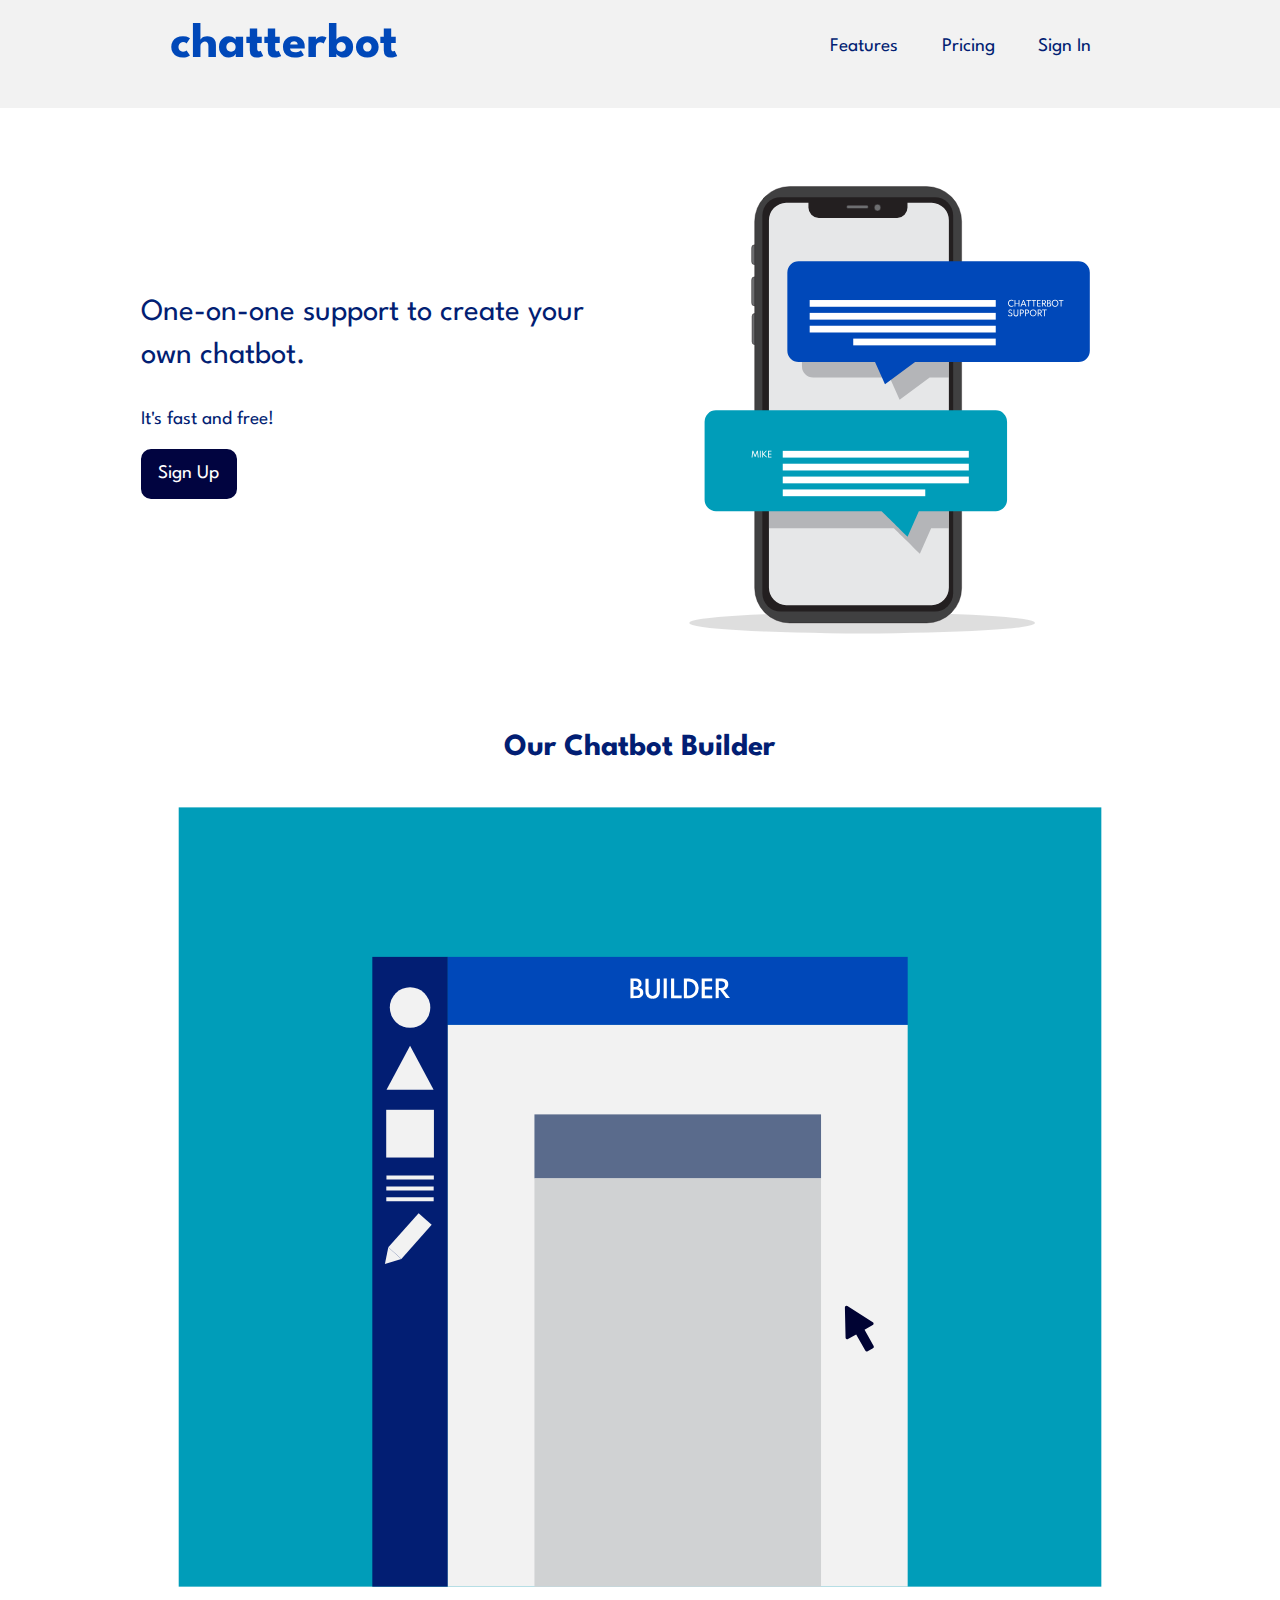
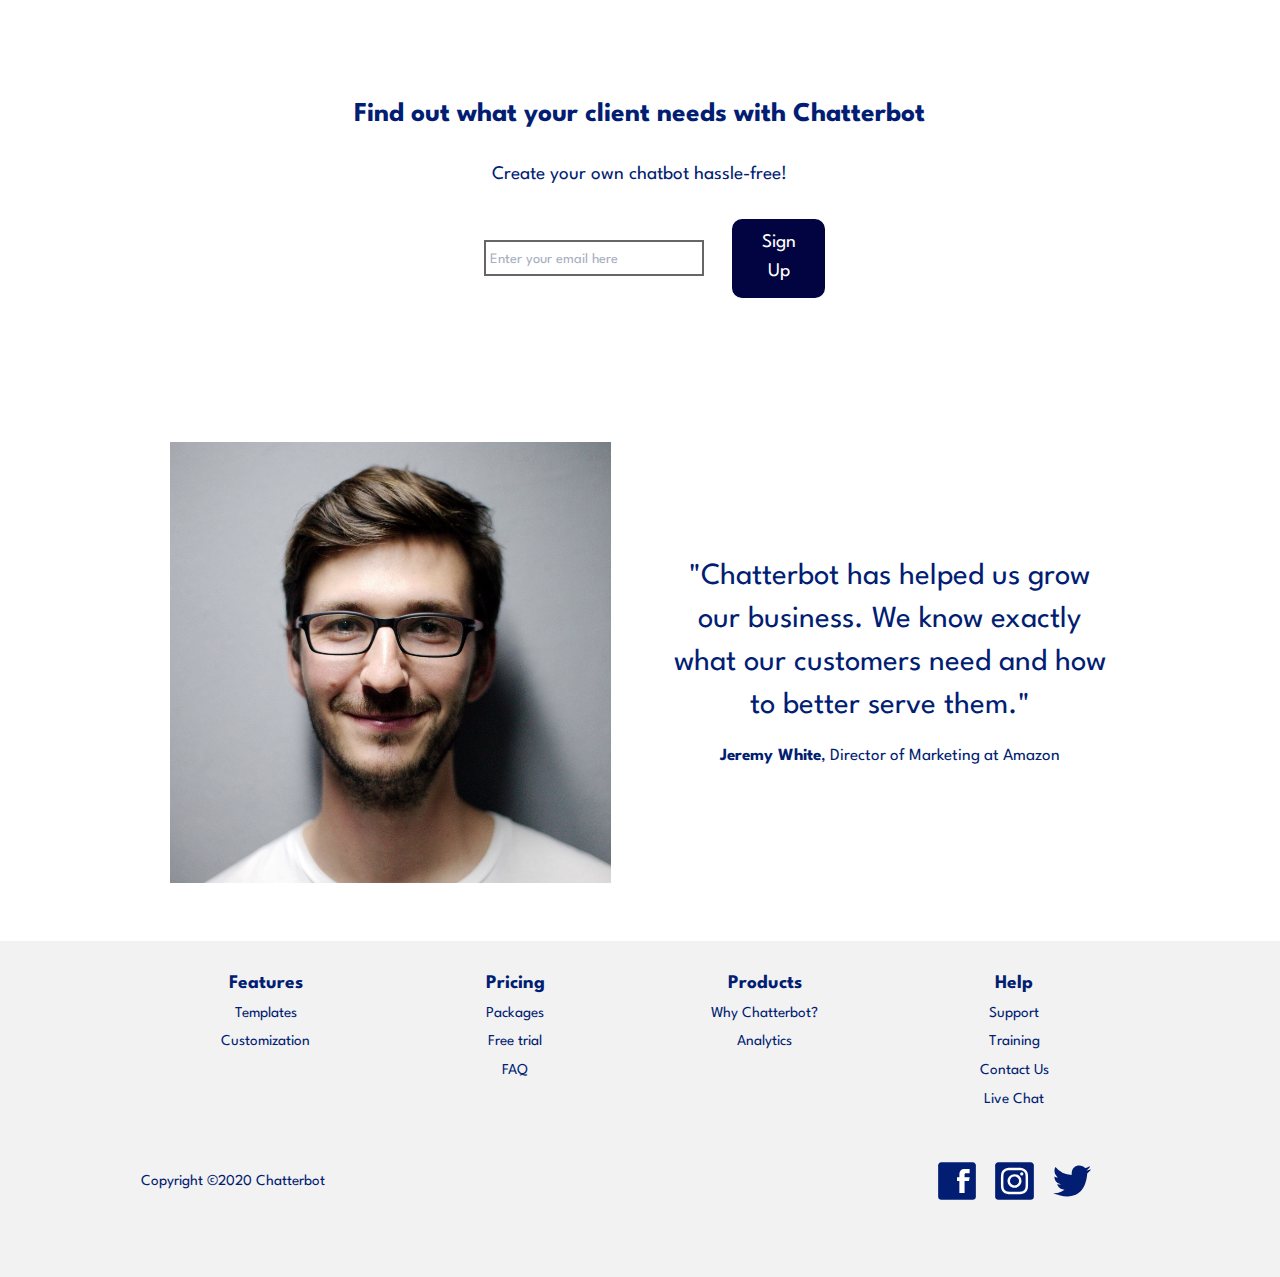
<file: index.html>
<!DOCTYPE html>
<html lang="en-ca">
<head>
  <meta charset="utf-8">
  <title>Chatterbot</title>
  <meta name="viewport" content="width=device-width,initial-scale=1">
  <link href="css/modules.css" rel="stylesheet">
  <link href="css/grid.css" rel="stylesheet">
  <link href="css/type.css" rel="stylesheet">
  <link href="css/main.css" rel="stylesheet">
  <link href="https://fonts.googleapis.com/css2?family=Spartan:wght@100;300;400;700;900&display=swap" rel="stylesheet">
</head>
<body>

  <ul class="skip-links">
    <li><a href="#main">Jump to main content</a></li>
    <li><a href="#nav">Jump to navigation</a></li>
  </ul>

  <header role="banner" class="pad-t-1-2">
    <div class="grid grid-middle wrapper">
      <div class="unit xs-1 s-1 m-1-4 l-1-4">
        <a href="index.html"><h1 class="gutter nina bold">chatterbot</h1></a>
      </div>
      <div class="unit xs-1 s-1 m-3-4 l-3-4">
        <nav role="navigation" id="nav" tabindex="0" class="gutter text-right">
          <ul class="nav list-group list-group-inline">
            <li><a href="tour.html">Features</a></li>
            <li><a href="pricing.html">Pricing</a></li>
            <li><a href="sign-in.html">Sign In</a></li>
          </ul>
        </nav>
      </div>
    </div>
  </header>

  <main role="main" id="main" tabindex="0">
    <section id="support" tabindex="0" class="island push-1-2">
      <div class="grid grid-middle wrapper">
        <div class="unit push-xs-1 push-s-1 m-1-2 l-1-2 support">
          <h2 class="not-bold">One-on-one support to create your own chatbot.</h2>
          <p class="push-1-2">It's fast and free!</p>
          <div>
            <span><a class="btn" href="sign-up.html">Sign Up</a></span>
          </div>
        </div>
        <div class="unit xs-1 s-1 m-1-2 l-1-2 gutter pad-t">
          <img class="img-flex" src="images/phone.svg" alt="" aria-details="phone">
        </div>
      </div>
    </section>

    <section id="builder" tabindex="0" class="builder island push">
      <div class="wrapper">
        <h2 class="text-center bold">Our Chatbot Builder</h2>
        <img class="img-flex gutter push-1-2" src="images/builder.svg" alt="" aria-details="builder-application">
      </div>
    </section>

    <section id="client-needs" tabindex="0" class="island wrapper">
      <div class="wrapper">
        <h3 class="text-center">Find out what your client needs with Chatterbot</h3>
        <p class="text-center">Create your own chatbot hassle-free!</p>
        <form class="push center-content" action="index.html" method="post">
          <div class="grid grid-middle center-content">
            <div class="unit xs-1 s-1 m-3-4 m-3-4 gutter push">
              <label class="hidden" for="email">Email</label>
              <input id="email" type="email" placeholder="Enter your email here" name="email" aria-label="enter your email" required>
            </div>
            <div class="unit xs-1 s-1 m-1-4 m-1-4 text-center right inline push">
              <button class="btn" type="submit">Sign Up</button>
            </div>
          </div>
        </form>
      </div>
    </section>

    <section id="testimonial" tabindex="0" class="testimonial island">
      <div class="grid grid-middle wrapper">
        <div class="unit xs-1 s-1 m-1-2 l-1-2 island">
          <img class="img-flex" src="images/testimonial.jpg" alt="" aria-details="jeremy-white">
        </div>
        <div class="unit xs-1 s-1 m-1-2 l-1-2 island">
          <p class="text-center push-1-2 peta">"Chatterbot has helped us grow our business. We know exactly what our customers need and how to better serve them."</p>
          <p class="text-center push-0 milli"><span class="bold">Jeremy White</span>, Director of Marketing at Amazon</p>
        </div>
      </div>
    </section>
  </main>

  <footer role="contentinfo" class="island">
    <div class="wrapper">
      <nav class="grid text-center">
        <ul class="unit xs-1 s-1 m-1-4 l-1-4 list-group push">
          <li class="bold"><a href="tour.html">Features</a>
            <ul class="micro list-group push-0 not-bold">
              <li><a href="tour.html#templates">Templates</a></li>
              <li><a href="tour.html#customization">Customization</a></li>
            </ul>
          </li>
        </ul>
        <ul class="unit xs-1 s-1 m-1-4 l-1-4 list-group push">
          <li class="bold"><a href="pricing.html">Pricing</a>
            <ul class="micro list-group push-0 not-bold">
              <li><a href="pricing.html#packages">Packages</a></li>
              <li><a href="pricing.html#trial">Free trial</a></li>
              <li><a href="pricing.html#faq">FAQ</a></li>
            </ul>
          </li>
        </ul>
        <ul class="unit xs-1 s-1 m-1-4 l-1-4 list-group push">
          <li class="bold"><a href="#">Products</a>
            <ul class="micro list-group push-0 not-bold">
              <li><a href="#">Why Chatterbot?</a></li>
              <li><a href="#">Analytics</a></li>
            </ul>
          </li>
        </ul>
        <ul class="unit xs-1 s-1 m-1-4 l-1-4 list-group push">
          <li class="bold"><a href="#">Help</a>
            <ul class="micro list-group push-0 not-bold">
              <li><a href="#">Support</a></li>
              <li><a href="#">Training</a></li>
              <li><a href="#">Contact Us</a></li>
              <li><a href="#">Live Chat</a></li>
            </ul>
          </li>
        </ul>
      </nav>
      <div class="grid grid-middle pad-t-1-2 push">
        <div class="unit xs-1 s-1 m-3-4 l-3-4 push-1-2 copyright">
          <small class="micro">Copyright ©2020 Chatterbot</small>
        </div>
        <div class="unit xs-1 s-1 m-1-4 l-1-4 push-1-2 social">
          <img class="img-flex" src="images/facebook-blue.svg" alt="" aria-details="facebook-icon">
          <img class="img-flex" src="images/instagram-blue.svg" alt="" aria-details="instagram-icon">
          <img class="img-flex" src="images/twitter-blue.svg" alt="" aria-details="twitter-icon">
        </div>
      </div>
    </div>
  </footer>

</body>
</html>
</file>
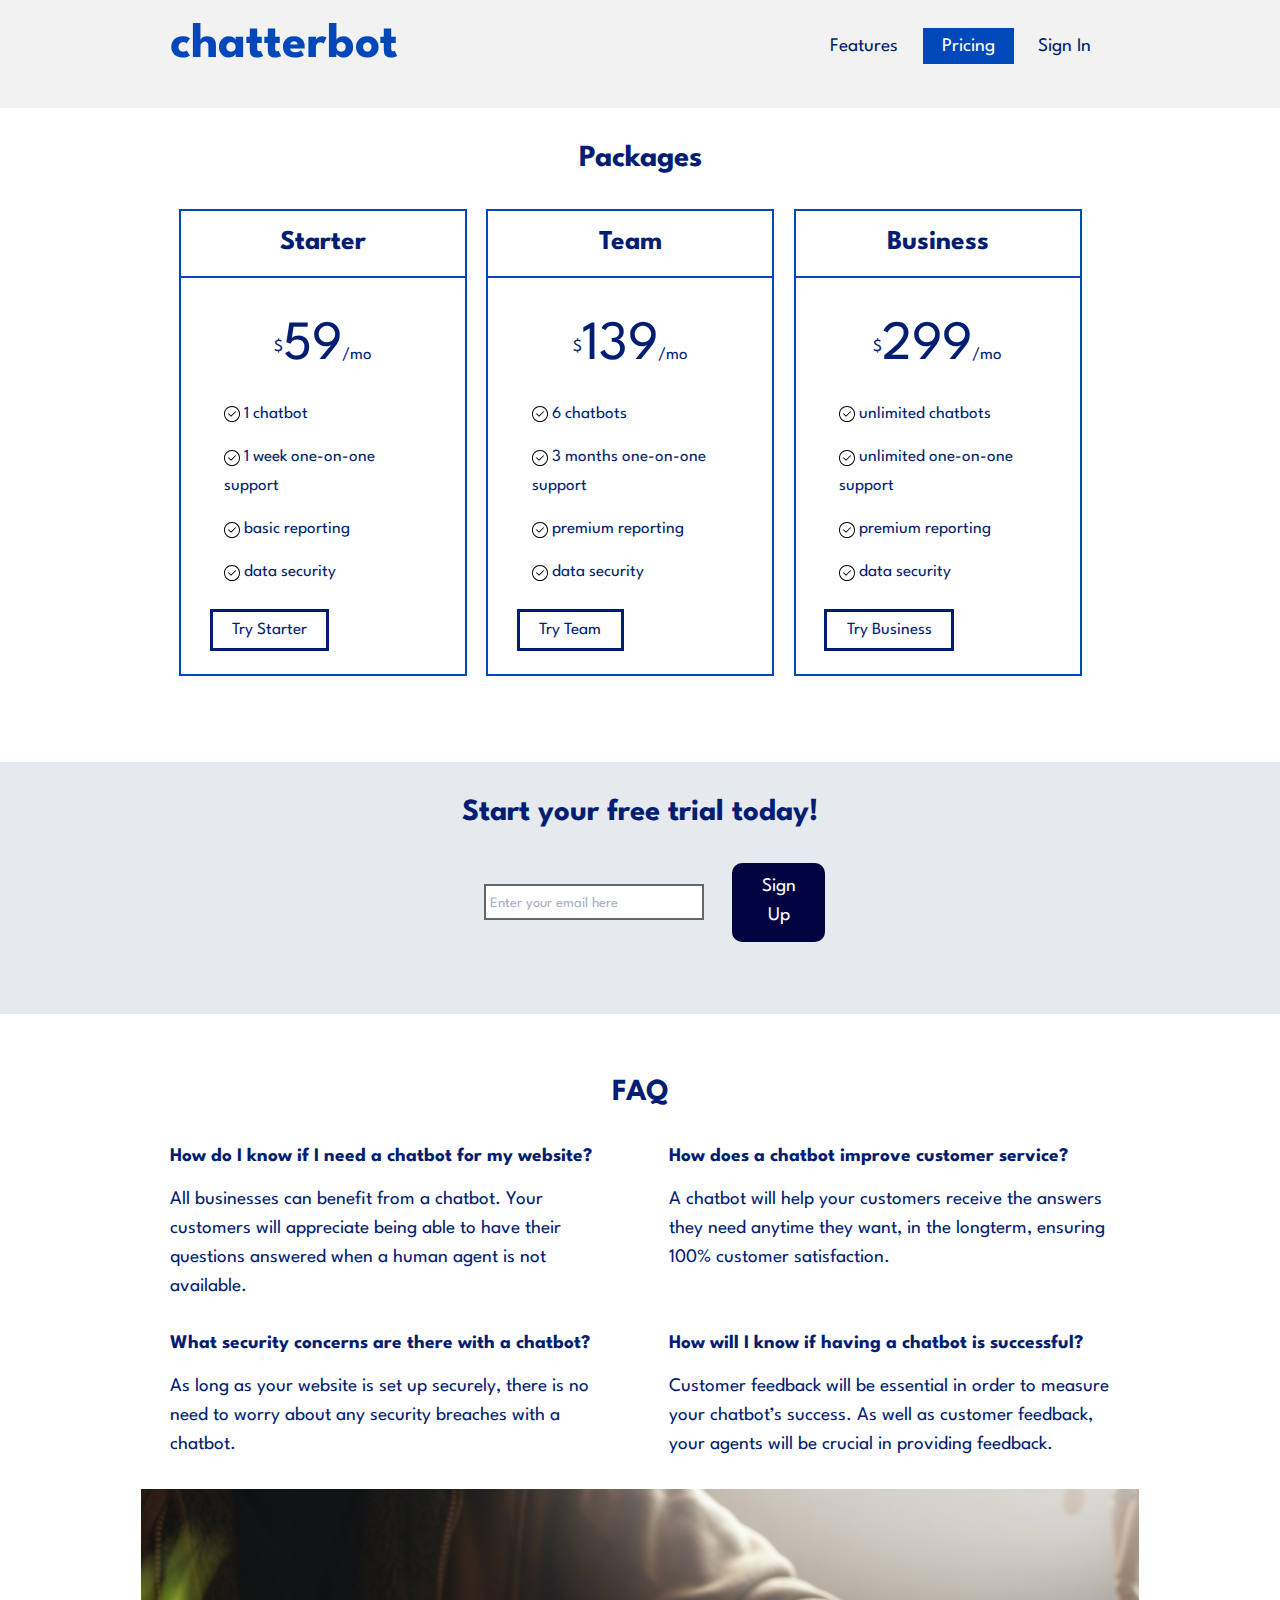
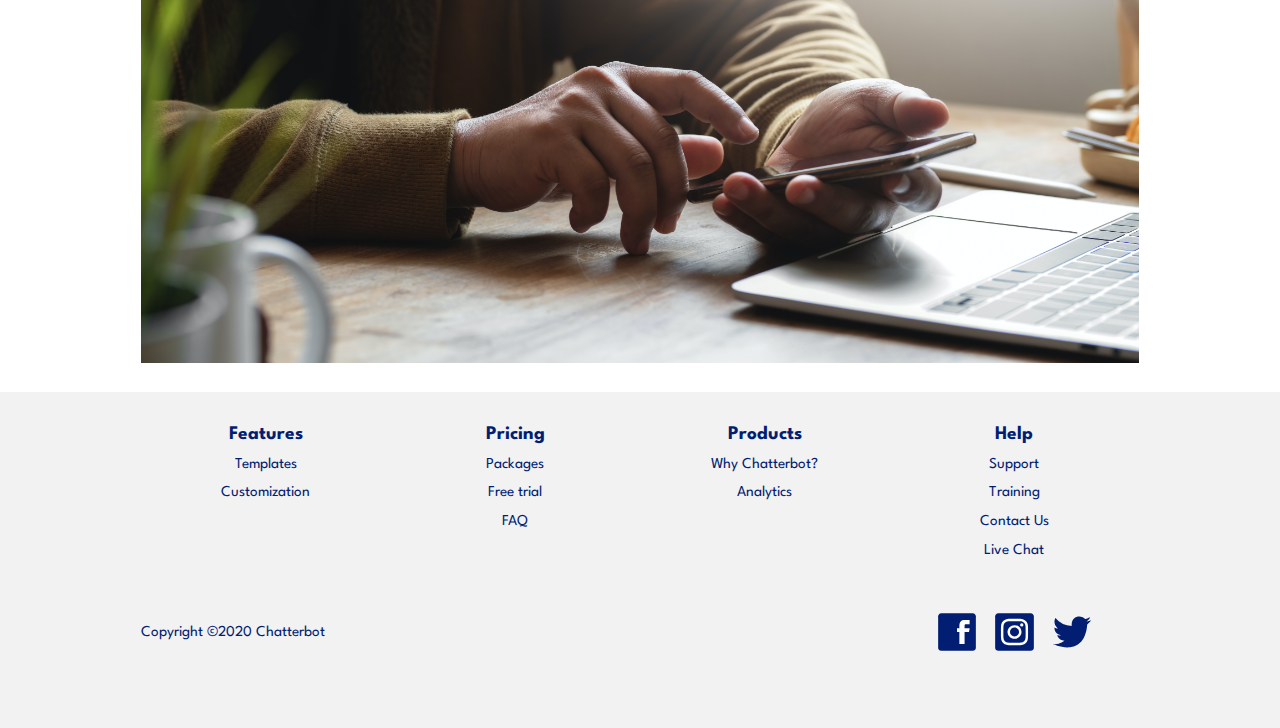
<file: pricing.html>
<!DOCTYPE html>
<html lang="en-ca">
<head>
  <meta charset="utf-8">
  <title>Pricing-Chatterbot</title>
  <meta name="viewport" content="width=device-width,initial-scale=1">
  <link href="css/modules.css" rel="stylesheet">
  <link href="css/grid.css" rel="stylesheet">
  <link href="css/type.css" rel="stylesheet">
  <link href="css/main.css" rel="stylesheet">
  <link href="https://fonts.googleapis.com/css2?family=Spartan:wght@100;300;400;700;900&display=swap" rel="stylesheet">
</head>
<body>

  <ul class="skip-links">
    <li><a href="#main">Jump to main content</a></li>
    <li><a href="#nav">Jump to navigation</a></li>
  </ul>

  <header role="banner" class="pad-t-1-2">
    <div class="grid grid-middle wrapper">
      <div class="unit xs-1 s-1 m-1-4 l-1-4">
        <a href="index.html"><h1 class="gutter text-center nina bold">chatterbot</h1></a>
      </div>
      <div class="unit xs-1 s-1 m-3-4 l-3-4">
        <nav role="navigation" id="nav" tabindex="0" class="gutter text-right">
          <ul class="nav list-group list-group-inline">
            <li><a href="tour.html">Features</a></li>
            <li><a class="current" href="pricing.html">Pricing</a></li>
            <li><a href="sign-in.html">Sign In</a></li>
          </ul>
        </nav>
      </div>
    </div>
  </header>

  <main role="main" id="main" tabindex="0">
    <section id="packages" class="island push-1-2">
      <h2 class="text-center">Packages</h2>
      <div class="grid grid-stretch center-content push-1-2">
        <div class="unit xs-1 s-1 m-1-3 l-1-3 card push content-distribute">
          <h3 class="card-title island-1-2 push-0 bold text-center">Starter</h3>
          <div class="island">
            <p class="tena text-center push-1-2"><sup class="milli">$</sup>59<span class="milli">/mo</span></p>
            <ul class="list-group gutter-1-2 milli">
              <li class="push-1-2"><i class="icon i-16"><img src="images/right.svg" alt="" aria-details="check-mark"></i> 1 chatbot</li>
              <li class="push-1-2"><i class="icon i-16"><img src="images/right.svg" alt="" aria-details="check-mark"></i> 1 week one-on-one support</li>
              <li class="push-1-2"><i class="icon i-16"><img src="images/right.svg" alt="" aria-details="check-mark"></i> basic reporting</li>
              <li class="push-1-2"><i class="icon i-16"><img src="images/right.svg" alt="" aria-details="check-mark"></i> data security</li>
            </ul>
            <a class="pricing-btn text-center milli" href="#" aria-label="Learn more about the starter package">Try Starter</a>
          </div>
        </div>
        <div class="unit xs-1 s-1 m-1-3 l-1-3 card push content-distribute">
          <h3 class="card-title island-1-2 push-0 bold text-center">Team</h3>
          <div class="island">
            <p class="tena text-center push-1-2"><sup class="milli">$</sup>139<span class="milli">/mo</span></p>
            <ul class="list-group gutter-1-2 milli">
              <li class="push-1-2"><i class="icon i-16"><img src="images/right.svg" alt="" aria-details="check-mark"></i> 6 chatbots</li>
              <li class="push-1-2"><i class="icon i-16"><img src="images/right.svg" alt="" aria-details="check-mark"></i> 3 months one-on-one support</li>
              <li class="push-1-2"><i class="icon i-16"><img src="images/right.svg" alt="" aria-details="check-mark"></i> premium reporting</li>
              <li class="push-1-2"><i class="icon i-16"><img src="images/right.svg" alt="" aria-details="check-mark"></i> data security</li>
            </ul>
            <a class="pricing-btn text-center milli" href="#" aria-label="Learn more about the team package">Try Team</a>
          </div>
        </div>
        <div class="unit xs-1 s-1 m-1-3 l-1-3 card push content-distribute">
          <h3 class="card-title island-1-2 push-0 bold text-center">Business</h3>
          <div class="island">
            <p class="tena text-center push-1-2"><sup class="milli">$</sup>299<span class="milli">/mo</span></p>
            <ul class="list-group gutter-1-2 milli">
              <li class="push-1-2"><i class="icon i-16"><img src="images/right.svg" alt="" aria-details="check-mark"></i> unlimited chatbots</li>
              <li class="push-1-2"><i class="icon i-16"><img src="images/right.svg" alt="" aria-details="check-mark"></i> unlimited one-on-one support</li>
              <li class="push-1-2"><i class="icon i-16"><img src="images/right.svg" alt="" aria-details="check-mark"></i> premium reporting</li>
              <li class="push-1-2"><i class="icon i-16"><img src="images/right.svg" alt="" aria-details="check-mark"></i> data security</li>
            </ul>
            <a class="pricing-btn text-center milli" href="#" aria-label="Learn more about the business package">Try Business</a>
          </div>
        </div>
      </div>
    </section>

    <section id="trial" class="free-trial pad-b pad-t push-2" tabindex="0">
      <div class="wrapper">
        <h2 class="text-center bold">Start your free trial today!</h2>
        <form class="push center-content" action="index.html" method="post">
          <div class="grid grid-middle center-content">
            <div class="unit xs-1 s-1 m-3-4 m-3-4 gutter push-1-2">
              <label for="email"></label>
              <input id="email" type="email" placeholder="Enter your email here" name="email" aria-label="Enter your email to start your free trial" required>
            </div>
            <div class="unit xs-1 s-1 m-1-4 m-1-4 text-center right inline push-1-2">
              <button class="btn" type="submit">Sign Up</button>
            </div>
          </div>
        </form>
      </div>
    </section>

    <section id="faq" class="push" tabindex="0">
      <div class="wrapper">
        <h2 class="bold text-center">FAQ</h2>
        <div class="grid">
          <div class="unit xs-1 s-1 m-1-2 l-2 gutter">
            <p class="bold push-1-2">How do I know if I need a chatbot for my website?</p>
            <p>All businesses can benefit from a chatbot. Your customers will appreciate being able to have their questions answered when a human agent is not available.</p>
          </div>
          <div class="unit xs-1 s-1 m-1-2 l-2 gutter">
            <p class="bold push-1-2">How does a chatbot improve customer service?</p>
            <p>A chatbot will help your customers receive the answers they need anytime they want, in the longterm, ensuring 100% customer satisfaction.</p>
          </div>
          <div class="unit xs-1 s-1 m-1-2 l-2 gutter">
            <p class="bold push-1-2">What security concerns are there with a chatbot?</p>
            <p>As long as your website is set up securely, there is no need to worry about any security breaches with a chatbot.</p>
          </div>
          <div class="unit xs-1 s-1 m-1-2 l-2 gutter">
            <p class="bold push-1-2">How will I know if having a chatbot is successful?</p>
            <p>Customer feedback will be essential in order to measure your chatbot’s success. As well as customer feedback, your agents will be crucial in providing feedback.</p>
          </div>
        </div>
        <img class="img-flex" src="images/person-1.jpg" alt="" aria-details="Man holding smart phone">
      </div>
    </section>

  </main>

  <footer role="contentinfo" class="island">
    <div class="wrapper">
      <nav class="grid text-center">
        <ul class="unit xs-1 s-1 m-1-4 l-1-4 list-group push">
          <li class="bold"><a href="tour.html">Features</a>
            <ul class="micro list-group push-0 not-bold">
              <li><a href="tour.html#templates">Templates</a></li>
              <li><a href="tour.html#customization">Customization</a></li>
            </ul>
          </li>
        </ul>
        <ul class="unit xs-1 s-1 m-1-4 l-1-4 list-group push">
          <li class="bold"><a href="pricing.html">Pricing</a>
            <ul class="micro list-group push-0 not-bold">
              <li><a href="pricing.html#packages">Packages</a></li>
              <li><a href="pricing.html#trial">Free trial</a></li>
              <li><a href="pricing.html#faq">FAQ</a></li>
            </ul>
          </li>
        </ul>
        <ul class="unit xs-1 s-1 m-1-4 l-1-4 list-group push">
          <li class="bold"><a href="#">Products</a>
            <ul class="micro list-group push-0 not-bold">
              <li><a href="#">Why Chatterbot?</a></li>
              <li><a href="#">Analytics</a></li>
            </ul>
          </li>
        </ul>
        <ul class="unit xs-1 s-1 m-1-4 l-1-4 list-group push">
          <li class="bold"><a href="#">Help</a>
            <ul class="micro list-group push-0 not-bold">
              <li><a href="#">Support</a></li>
              <li><a href="#">Training</a></li>
              <li><a href="#">Contact Us</a></li>
              <li><a href="#">Live Chat</a></li>
            </ul>
          </li>
        </ul>
      </nav>
      <div class="grid grid-middle pad-t-1-2 push">
        <div class="unit xs-1 s-1 m-3-4 l-3-4 push-1-2">
          <small class="micro">Copyright ©2020 Chatterbot</small>
        </div>
        <div class="unit xs-1 s-1 m-1-4 l-1-4 push-1-2 social">
          <img class="img-flex" src="images/facebook-blue.svg" alt="" aria-details="facebook-icon">
          <img class="img-flex" src="images/instagram-blue.svg" alt="" aria-details="instagram-icon">
          <img class="img-flex" src="images/twitter-blue.svg" alt="" aria-details="twitter-icon">
        </div>

      </div>
    </div>
  </footer>

</body>
</html>
</file>
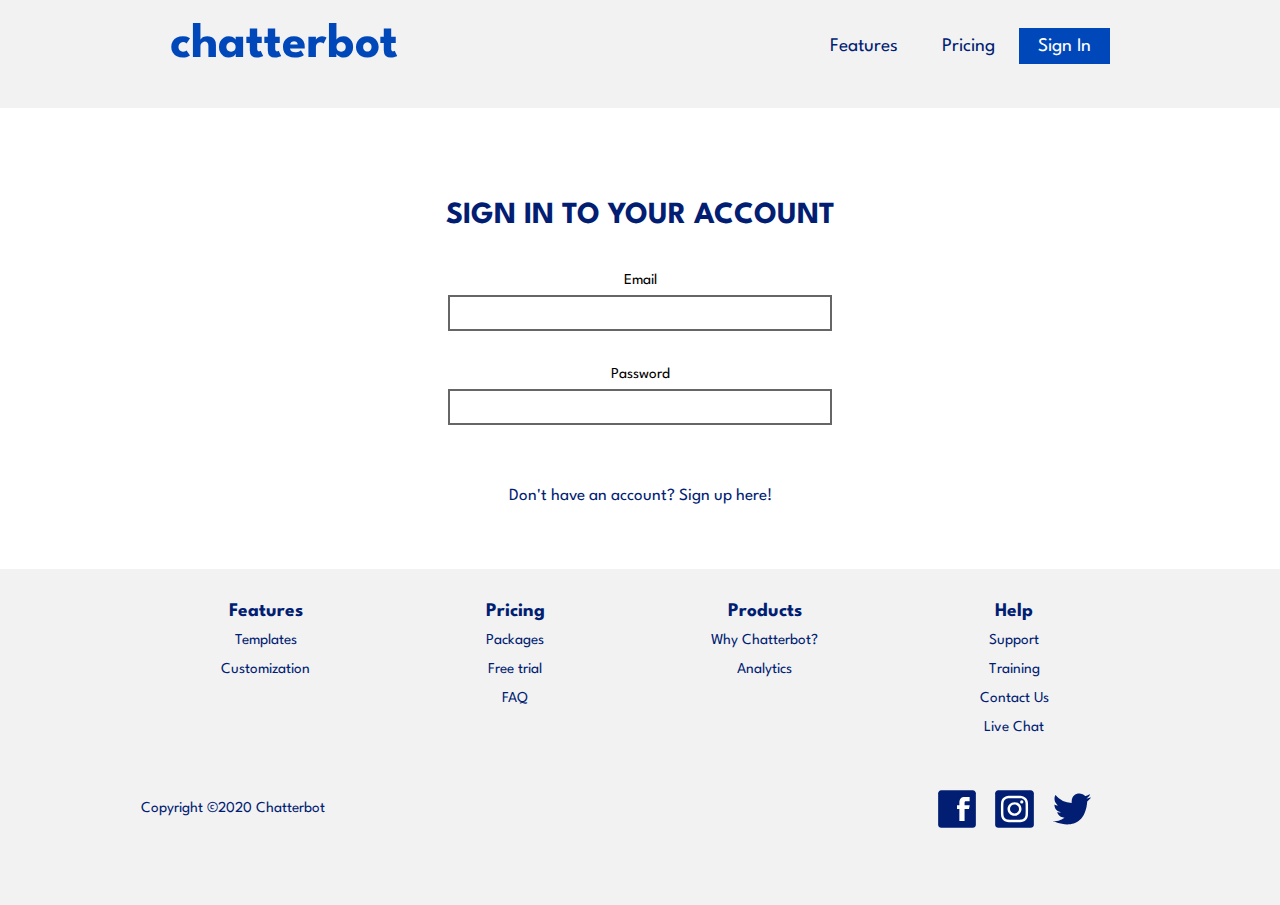
<file: sign-in.html>
<!DOCTYPE html>
<html lang="en-ca">
<head>
  <meta charset="utf-8">
  <title>Sign-In-Chatterbot</title>
  <meta name="viewport" content="width=device-width,initial-scale=1">
  <link href="css/modules.css" rel="stylesheet">
  <link href="css/grid.css" rel="stylesheet">
  <link href="css/type.css" rel="stylesheet">
  <link href="css/main.css" rel="stylesheet">
  <link href="https://fonts.googleapis.com/css2?family=Spartan:wght@100;300;400;700;900&display=swap" rel="stylesheet">
</head>
<body>

  <ul class="skip-links">
    <li><a href="#main">Jump to main content</a></li>
    <li><a href="#nav">Jump to navigation</a></li>
  </ul>

  <header role="banner" class="pad-t-1-2">
    <div class="grid grid-middle wrapper">
      <div class="unit xs-1 s-1 m-1-4 l-1-4">
        <a href="index.html"><h1 class="gutter text-center nina bold">chatterbot</h1></a>
      </div>
      <div class="unit xs-1 s-1 m-3-4 l-3-4">
        <nav role="navigation" id="nav" tabindex="0" class="gutter text-right">
          <ul class="nav list-group list-group-inline">
            <li><a href="tour.html">Features</a></li>
            <li><a href="pricing.html">Pricing</a></li>
            <li><a class="current" href="sign-in.html">Sign In</a></li>
          </ul>
        </nav>
      </div>
    </div>
  </header>

  <main role="main" id="main" tabindex="0">
    <section class="island pad-b-2 sign-in" id="account">
      <h2 class="text-upper text-center pad-t-2">Sign in to your account</h2>
      <form class="push center-content" action="https://formspree.io/mato0039@algonquinlive.com" method="POST">
        <label class="micro" for="email">Email</label>
        <input class="push" type="email" name="email" id="email" required>
        <label class="micro" for="password">Password</label>
        <input class="push" type="password" name="password" id="password" required>
      </form>
      <p class="milli text-center">Don't have an account? <a class="sign-link" href="sign-up.html">Sign up here!</a></p>
    </section>
  </main>

  <footer role="contentinfo" class="island">
    <div class="wrapper">
      <nav class="grid text-center">
        <ul class="unit xs-1 s-1 m-1-4 l-1-4 list-group push">
          <li class="bold"><a href="tour.html">Features</a>
            <ul class="micro list-group push-0 not-bold">
              <li><a href="tour.html#templates">Templates</a></li>
              <li><a href="tour.html#customization">Customization</a></li>
            </ul>
          </li>
        </ul>
        <ul class="unit xs-1 s-1 m-1-4 l-1-4 list-group push">
          <li class="bold"><a href="pricing.html">Pricing</a>
            <ul class="micro list-group push-0 not-bold">
              <li><a href="pricing.html#packages">Packages</a></li>
              <li><a href="pricing.html#trial">Free trial</a></li>
              <li><a href="pricing.html#faq">FAQ</a></li>
            </ul>
          </li>
        </ul>
        <ul class="unit xs-1 s-1 m-1-4 l-1-4 list-group push">
          <li class="bold"><a href="#">Products</a>
            <ul class="micro list-group push-0 not-bold">
              <li><a href="#">Why Chatterbot?</a></li>
              <li><a href="#">Analytics</a></li>
            </ul>
          </li>
        </ul>
        <ul class="unit xs-1 s-1 m-1-4 l-1-4 list-group push">
          <li class="bold"><a href="#">Help</a>
            <ul class="micro list-group push-0 not-bold">
              <li><a href="#">Support</a></li>
              <li><a href="#">Training</a></li>
              <li><a href="#">Contact Us</a></li>
              <li><a href="#">Live Chat</a></li>
            </ul>
          </li>
        </ul>
      </nav>
      <div class="grid grid-middle pad-t-1-2 push">
        <div class="unit xs-1 s-1 m-3-4 l-3-4 push-1-2">
          <small class="micro">Copyright ©2020 Chatterbot</small>
        </div>
        <div class="unit xs-1 s-1 m-1-4 l-1-4 push-1-2 social">
          <img class="img-flex" src="images/facebook-blue.svg" alt="" aria-details="facebook-icon">
          <img class="img-flex" src="images/instagram-blue.svg" alt="" aria-details="instagram-icon">
          <img class="img-flex" src="images/twitter-blue.svg" alt="" aria-details="twitter-icon">
        </div>
      </div>
    </div>
  </footer>

</body>
</html>
</file>
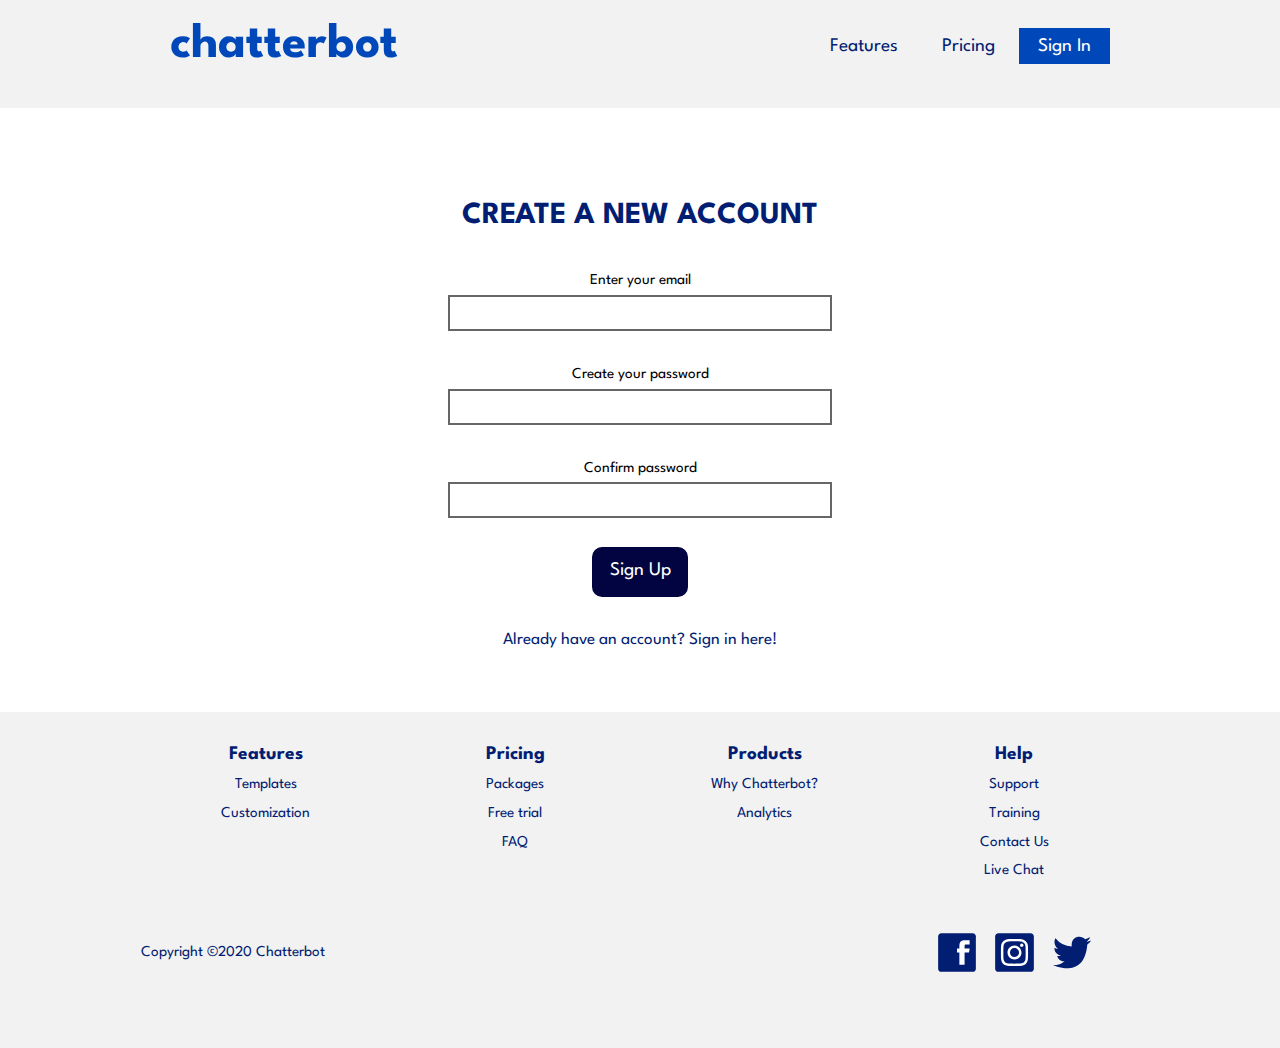
<file: sign-up.html>
<!DOCTYPE html>
<html lang="en-ca">
<head>
  <meta charset="utf-8">
  <title>Sign Up-Chatterbot</title>
  <meta name="viewport" content="width=device-width,initial-scale=1">
  <link href="css/modules.css" rel="stylesheet">
  <link href="css/grid.css" rel="stylesheet">
  <link href="css/type.css" rel="stylesheet">
  <link href="css/main.css" rel="stylesheet">
  <link href="https://fonts.googleapis.com/css2?family=Spartan:wght@100;300;400;700;900&display=swap" rel="stylesheet">
</head>
<body>

  <ul class="skip-links">
    <li><a href="#main">Jump to main content</a></li>
    <li><a href="#nav">Jump to navigation</a></li>
  </ul>

  <header role="banner" class="pad-t-1-2">
    <div class="grid grid-middle wrapper">
      <div class="unit xs-1 s-1 m-1-4 l-1-4">
        <a href="index.html"><h1 class="gutter text-center nina bold">chatterbot</h1></a>
      </div>
      <div class="unit xs-1 s-1 m-3-4 l-3-4">
        <nav role="navigation" id="nav" tabindex="0" class="gutter text-right">
          <ul class="nav list-group list-group-inline">
            <li><a href="tour.html">Features</a></li>
            <li><a href="pricing.html">Pricing</a></li>
            <li><a class="current" href="sign-in.html">Sign In</a></li>
          </ul>
        </nav>
      </div>
    </div>
  </header>

  <main role="main" id="main" tabindex="0">
    <section class="island pad-b-2 sign-in" id="new-account">
      <h2 class="text-upper text-center pad-t-2">Create A New Account</h2>
      <form class="push center-content" action="https://formspree.io/mato0039@algonquinlive.com" method="POST">
        <label class="micro" for="email">Enter your email</label>
        <input class="push" type="email" name="email" id="email" required>
        <label class="micro" for="password">Create your password</label>
        <input class="push" type="password" name="password" id="password" required>
        <label class="micro" for="confirmation">Confirm password</label>
        <input class="push" type="password" name="confirmation" id="confirmation" required>
        <button class="btn" type="submit">Sign Up</button>
      </form>
      <p class="milli text-center">Already have an account? <a class="sign-link" href="sign-in.html">Sign in here!</a></p>
    </section>
  </main>

  <footer role="contentinfo" class="island">
    <div class="wrapper">
      <nav class="grid text-center">
        <ul class="unit xs-1 s-1 m-1-4 l-1-4 list-group push">
          <li class="bold"><a href="tour.html">Features</a>
            <ul class="micro list-group push-0 not-bold">
              <li><a href="tour.html#templates">Templates</a></li>
              <li><a href="tour.html#customization">Customization</a></li>
            </ul>
          </li>
        </ul>
        <ul class="unit xs-1 s-1 m-1-4 l-1-4 list-group push">
          <li class="bold"><a href="pricing.html">Pricing</a>
            <ul class="micro list-group push-0 not-bold">
              <li><a href="pricing.html#packages">Packages</a></li>
              <li><a href="pricing.html#trial">Free trial</a></li>
              <li><a href="pricing.html#faq">FAQ</a></li>
            </ul>
          </li>
        </ul>
        <ul class="unit xs-1 s-1 m-1-4 l-1-4 list-group push">
          <li class="bold"><a href="#">Products</a>
            <ul class="micro list-group push-0 not-bold">
              <li><a href="#">Why Chatterbot?</a></li>
              <li><a href="#">Analytics</a></li>
            </ul>
          </li>
        </ul>
        <ul class="unit xs-1 s-1 m-1-4 l-1-4 list-group push">
          <li class="bold"><a href="#">Help</a>
            <ul class="micro list-group push-0 not-bold">
              <li><a href="#">Support</a></li>
              <li><a href="#">Training</a></li>
              <li><a href="#">Contact Us</a></li>
              <li><a href="#">Live Chat</a></li>
            </ul>
          </li>
        </ul>
      </nav>
      <div class="grid grid-middle pad-t-1-2 push">
        <div class="unit xs-1 s-1 m-3-4 l-3-4 push-1-2">
          <small class="micro">Copyright ©2020 Chatterbot</small>
        </div>
        <div class="unit xs-1 s-1 m-1-4 l-1-4 push-1-2 social">
          <img class="img-flex" src="images/facebook-blue.svg" alt="" aria-details="facebook-icon">
          <img class="img-flex" src="images/instagram-blue.svg" alt="" aria-details="instagram-icon">
          <img class="img-flex" src="images/twitter-blue.svg" alt="" aria-details="twitter-icon">
        </div>

      </div>
    </div>
  </footer>

</body>
</html>
</file>
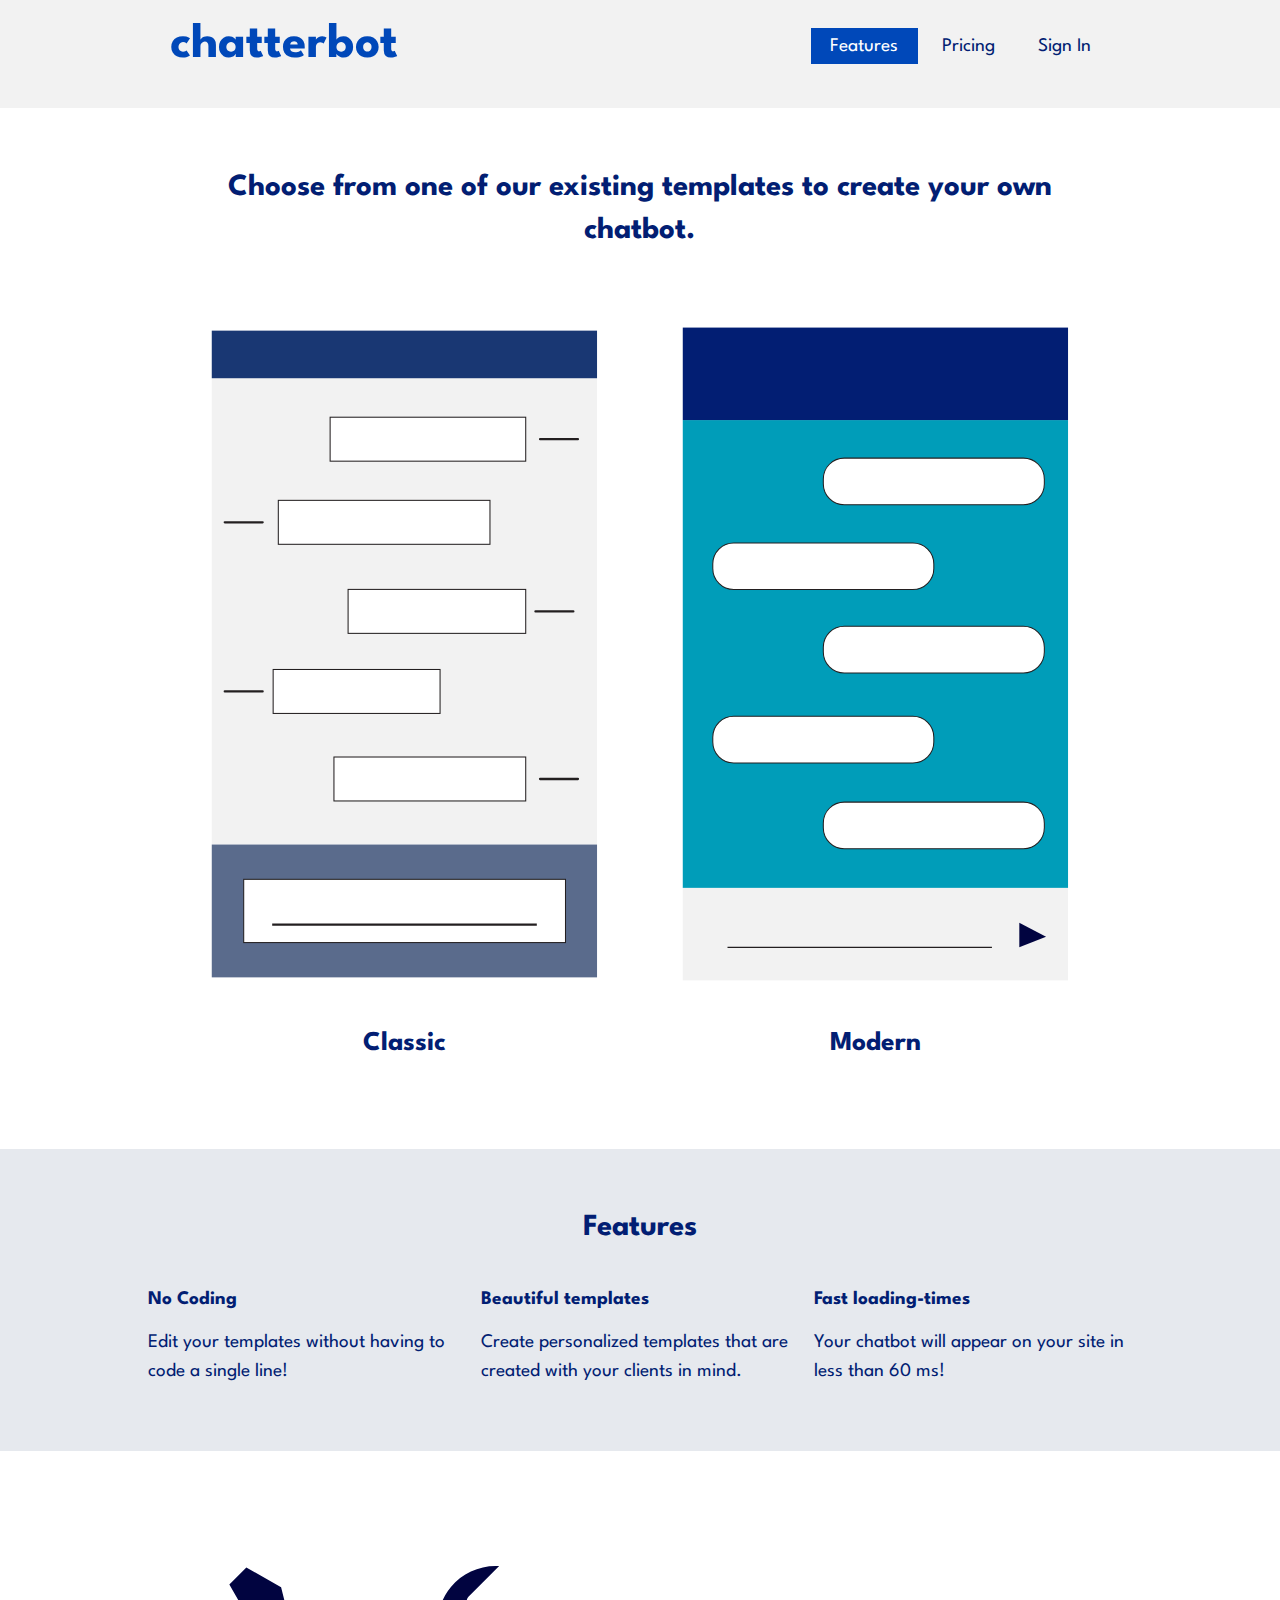
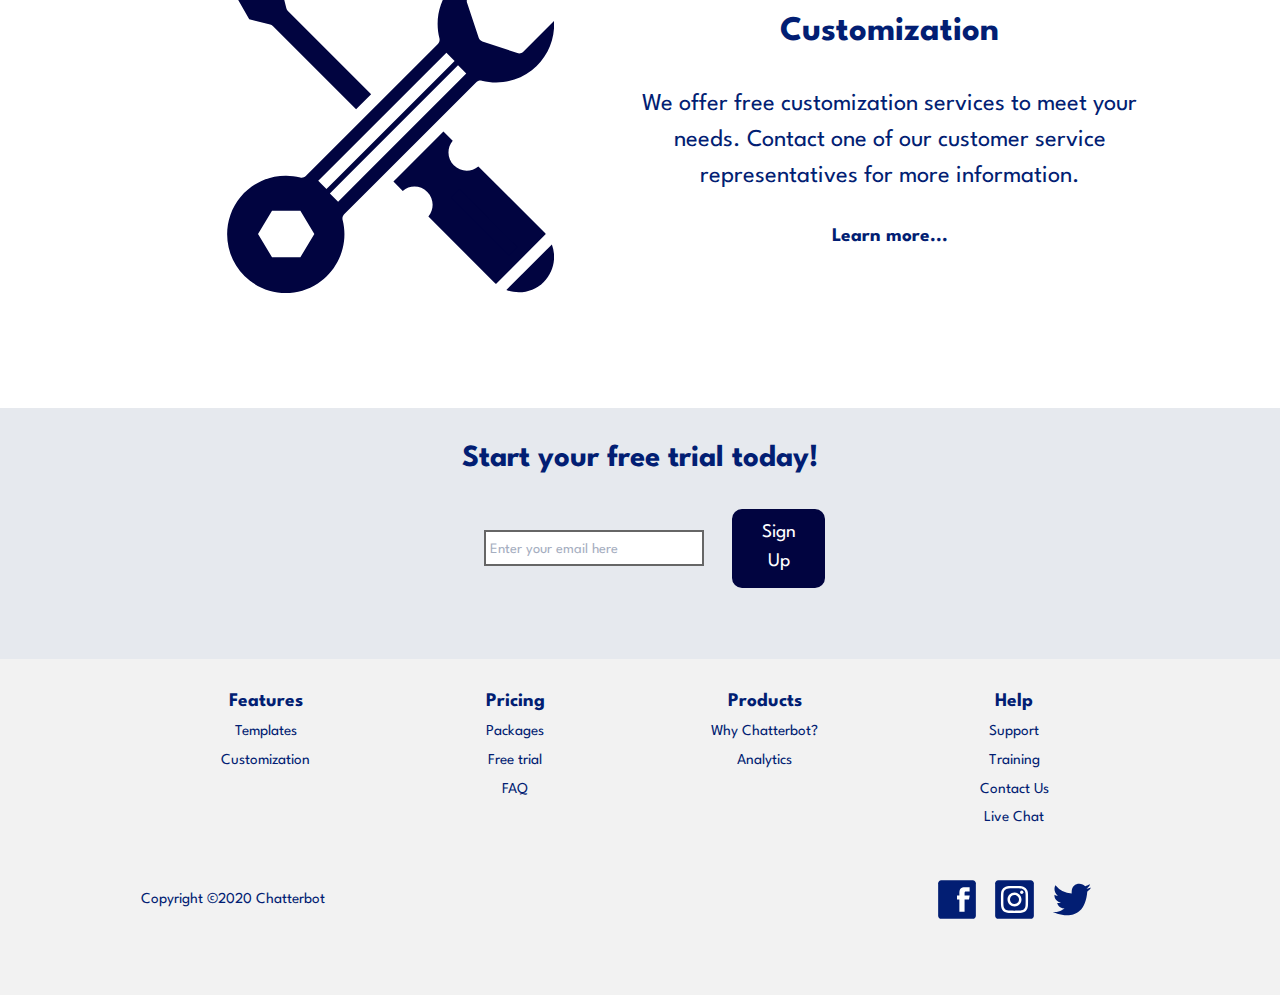
<file: tour.html>
<!DOCTYPE html>
<html lang="en-ca">
<head>
  <meta charset="utf-8">
  <title>Tour - Chatterbot</title>
  <meta name="viewport" content="width=device-width,initial-scale=1">
  <link href="css/modules.css" rel="stylesheet">
  <link href="css/grid.css" rel="stylesheet">
  <link href="css/type.css" rel="stylesheet">
  <link href="css/main.css" rel="stylesheet">
  <link href="https://fonts.googleapis.com/css2?family=Spartan:wght@100;300;400;700;900&display=swap" rel="stylesheet">
</head>
<body>

  <ul class="skip-links">
    <li><a href="#main">Jump to main content</a></li>
    <li><a href="#nav">Jump to navigation</a></li>
  </ul>

  <header role="banner" class="pad-t-1-2">
    <div class="grid grid-middle wrapper">
      <div class="unit xs-1 s-1 m-1-4 l-1-4">
        <a href="index.html"><h1 class="gutter text-center nina bold">chatterbot</h1></a>
      </div>
      <div class="unit xs-1 s-1 m-3-4 l-3-4">
        <nav role="navigation" id="nav" tabindex="0" class="gutter text-right">
          <ul class="nav list-group list-group-inline">
            <li><a class="current" href="tour.html">Features</a></li>
            <li><a href="pricing.html">Pricing</a></li>
            <li><a href="sign-in.html">Sign In</a></li>
          </ul>
        </nav>
      </div>
    </div>
  </header>

  <main role="main" id="main" tabindex="0">

    <section id="templates" tabindex="0" class="island wrapper">
      <h2 class="text-center pad-t gutter-2">Choose from one of our existing templates to create your own chatbot.</h2>
      <div class="grid">
        <div class="unit xs-1 s-1 m-1-2 l-1-2 island">
          <img class="img-flex pad-b" src="images/classic.svg" alt="" aria-details="classic-template">
          <p class="text-center bold tera push">Classic</p>
        </div>
        <div class="unit xs-1 s-1 m-1-2 l-1-2 island">
          <img class="img-flex pad-b" src="images/modern.svg" alt="" aria-details="modern-template">
          <p class="text-center bold tera push">Modern</p>
        </div>
      </div>
    </section>

    <section id="features" tabindex="0" class="island features">
      <div>
        <table class="wrapper push scrollable">
          <caption class="not-italic text-center bold peta pad-t">Features</caption>
          <thead>
            <tr>
              <th scope="col">No Coding</th>
              <th scope="col">Beautiful templates</th>
              <th scope="col">Fast loading-times</th>
            </tr>
          </thead>
          <tbody>
            <tr>
              <td>Edit your templates without having to code a single line!</td>
              <td>Create personalized templates that are created with your clients in mind.</td>
              <td>Your chatbot will appear on your site in less than 60 ms!</td>
            </tr>
          </tbody>
        </table>
      </div>
    </section>

    <section id="customization" tabindex="0" class="island customization">
      <div class="grid grid-middle wrapper">
        <div class="unit xs-1 s-1 m-1-2 l-1-2 island">
          <img class="img-flex island-2" src="images/support.svg" alt="" aria-details="support-icon">
        </div>
        <div class="unit xs-1 s-1 m-1-2 l-1-2 text-center">
          <h2 class="text-center bold exa">Customization</h2>
          <p class="giga">We offer free customization services to meet your needs. Contact one of our customer service representatives for more information.</p>
          <a class="bold learn-more" href="#" aria-label="Learn more about customization">Learn more...</a>
        </div>
      </div>
    </section>

    <section id="trial" class="free-trial pad-b pad-t" tabindex="0">
      <div class="wrapper">
        <h2 class="text-center bold">Start your free trial today!</h2>
        <form class="push center-content" action="index.html" method="post">
          <div class="grid grid-middle center-content">
            <div class="unit xs-1 s-1 m-3-4 m-3-4 gutter push-1-2">
              <label class="hidden" for="email">Email</label>
              <input id="email" type="email" placeholder="Enter your email here" name="email" aria-label="Enter your email to sign up" required>
            </div>
            <div class="unit xs-1 s-1 m-1-4 m-1-4 text-center right inline push-1-2">
              <button class="btn" type="submit">Sign Up</button>
            </div>
          </div>
        </form>
      </div>
    </section>

  </main>

  <footer role="contentinfo" class="island">
    <div class="wrapper">
      <nav class="grid text-center">
        <ul class="unit xs-1 s-1 m-1-4 l-1-4 list-group push">
          <li class="bold"><a href="tour.html">Features</a>
            <ul class="micro list-group push-0 not-bold">
              <li><a href="tour.html#templates">Templates</a></li>
              <li><a href="tour.html#customization">Customization</a></li>
            </ul>
          </li>
        </ul>
        <ul class="unit xs-1 s-1 m-1-4 l-1-4 list-group push">
          <li class="bold"><a href="pricing.html">Pricing</a>
            <ul class="micro list-group push-0 not-bold">
              <li><a href="pricing.html#packages">Packages</a></li>
              <li><a href="pricing.html#trial">Free trial</a></li>
              <li><a href="pricing.html#faq">FAQ</a></li>
            </ul>
          </li>
        </ul>
        <ul class="unit xs-1 s-1 m-1-4 l-1-4 list-group push">
          <li class="bold"><a href="#">Products</a>
            <ul class="micro list-group push-0 not-bold">
              <li><a href="#">Why Chatterbot?</a></li>
              <li><a href="#">Analytics</a></li>
            </ul>
          </li>
        </ul>
        <ul class="unit xs-1 s-1 m-1-4 l-1-4 list-group push">
          <li class="bold"><a href="#">Help</a>
            <ul class="micro list-group push-0 not-bold">
              <li><a href="#">Support</a></li>
              <li><a href="#">Training</a></li>
              <li><a href="#">Contact Us</a></li>
              <li><a href="#">Live Chat</a></li>
            </ul>
          </li>
        </ul>
      </nav>
      <div class="grid grid-middle pad-t-1-2 push">
        <div class="unit xs-1 s-1 m-3-4 l-3-4 push-1-2">
          <small class="micro">Copyright ©2020 Chatterbot</small>
        </div>
        <div class="unit xs-1 s-1 m-1-4 l-1-4 push-1-2 social">
          <img class="img-flex" src="images/facebook-blue.svg" alt="" aria-details="facebook-icon">
          <img class="img-flex" src="images/instagram-blue.svg" alt="" aria-details="instagram-icon">
          <img class="img-flex" src="images/twitter-blue.svg" alt="" aria-details="twitter-icon">
        </div>
      </div>
    </div>
  </footer>

</body>
</html>
</file>
<file: css/modules.css>
/*
 * Modulifier || Code released under the UNLICENSE
 * Code under other copyrights & licenses listed below.
 * https://modulifier.web-dev.tools/#responsive;images;list-group;embed;media-object;icons;hidden;positioning;nice-lists;forms;buttons;accessibility;print
 */

@-moz-viewport { width: device-width; scale: 1; }
@-ms-viewport { width: device-width; scale: 1; }
@-o-viewport { width: device-width; scale: 1; }
@-webkit-viewport { width: device-width; scale: 1; }
@viewport { width: device-width; scale: 1; }

html {
  box-sizing: border-box;
  -moz-text-size-adjust: 100%;
  -ms-text-size-adjust: 100%;
  -webkit-text-size-adjust: 100%;
  text-size-adjust: 100%;
}

*, *::before, *::after {
  box-sizing: inherit;
}

body {
  margin: 0;
}

article,
aside,
details,
figcaption,
figure,
footer,
header,
main,
menu,
nav,
section,
summary {
  display: block;
}

audio,
canvas,
progress,
video {
  display: inline-block;
  vertical-align: baseline;
}

template {
  display: none;
}

details {
  cursor: pointer;
}

audio:not([controls]) {
  display: none;
  height: 0;
}

a,
area,
button,
input,
label,
select,
textarea,
[tabindex] {
  -ms-touch-action: manipulation;
  touch-action: manipulation;
}

img {
  border: 0;
}

.img-flex,
.img-flex img {
  display: block;
  width: 100%;
}

svg {
  fill: currentColor;
}

svg:not(:root) {
  overflow: hidden;
}

svg.img-flex {
  width: 100%;
  height: 100%;
}

.image-replacement, .ir {
  overflow: hidden;
  direction: ltr;
  text-align: left;
  text-indent: 100%;
  white-space: nowrap;
}

.list-group, .list-group-inline, .list-group--inline {
  padding-left: 0;
  list-style-type: none;
}

.list-group > dd {
  margin-left: 0;
}

.list-group-inline::before,
.list-group-inline::after,
.list-group--inline::before,
.list-group--inline::after {
  content: "";
  display: table;
}

.list-group-inline::after,
.list-group--inline::after {
  clear: both;
}

.list-group-inline > li,
.list-group--inline > li {
  display: inline-block;
}

.list-group-inline > dt,
.list-group--inline > dt {
  clear: left;
  float: left;
  width: 11em;
}

.list-group-inline > dd,
.list-group--inline > dd {
  float: left;
  min-width: 12em;
}

.embed {
  margin-left: 0;
  margin-right: 0;
  overflow: hidden;
  position: relative;
  width: 100%;
}

.embed-1by1, .embed--1by1 {
  padding-top: 100%; /* Square */
}

.embed-4by3, .embed--4by3 {
  padding-top: 75%; /* Traditional TV/computer screens */
}

.embed-iso216, .embed--iso216 {
  padding-top: 70.92%; /* A-standard paper sizes */
}

.embed-3by2, .embed--3by2 {
  padding-top: 66.6%; /* Classic 35 mm film & most digital photos, landscape */
}

.embed-2by3, .embed--2by3 {
  padding-top: 150%; /* Classic 35 mm film & most digital photos, portrait */
}

.embed-golden, .embed--golden {
  padding-top: 61.8%; /* The Golden Ratio */
}

.embed-16by9, .embed--16by9 {
  padding-top: 56.25%; /* HD TV */
}

.embed-185by100, .embed--185by100 {
  padding-top: 54.05%; /* Common widescreen cinema */
}

.embed-24by10, .embed--24by10 {
  padding-top: 41.667%; /* Widescreen cinema: 2.4:1 */
}

.embed-3by1, .embed--3by1 {
  padding-top: 33.3333%; /* Panorama photos */
}

.embed-4by1, .embed--4by1 {
  padding-top: 25%; /* Polyvision */
}

.embed-5by1, .embed--5by1 {
  padding-top: 20%; /* Really wide... */
}

.embed-item, .embed__item {
  min-height: 100%;
  left: 0;
  position: absolute;
  top: 0;
  width: 100%;
}

.media {
  overflow: hidden;
}

.media-img, .media__img {
  float: left;
}

.media-img-reversed, .media__img--reversed {
  float: right;
}

.media-img-stacked, .media__img--stacked {
  float: none;
}

.media-body, .media__body {
  overflow: hidden;
  min-width: 12em; /* Slightly less than 200px, responsiveness built in */
}

.icon {
  display: inline-block;
  position: relative;
  background: transparent none no-repeat center center;
  background-size: contain;
  vertical-align: middle;
}

.i-16, .i--16 {
  height: 16px;
  width: 16px;
}

.i-18, .i--18 {
  height: 18px;
  width: 18px;
}

.i-20, .i--20 {
  height: 20px;
  width: 20px;
}

.i-24, .i--24 {
  height: 24px;
  width: 24px;
}

.i-32, .i--32 {
  height: 32px;
  width: 32px;
}

.i-48, .i--48 {
  height: 48px;
  width: 48px;
}

.i-64, .i--64 {
  height: 64px;
  width: 64px;
}

.i-96, .i--96 {
  height: 96px;
  width: 96px;
}

.i-128, .i--128 {
  height: 128px;
  width: 128px;
}

.i-192, .i--192 {
  height: 192px;
  width: 192px;
}

.i-256, .i--256 {
  height: 256px;
  width: 256px;
}

.icon img,
.icon svg {
  left: 0;
  height: 100%;
  position: absolute;
  top: 0;
  width: 100%;
  fill: currentColor;
}

.icon-label {
  vertical-align: middle;
}

.icon-link,
.icon-link:focus,
.icon-link:hover {
  text-decoration: none;
}

[hidden], .hidden {
  /* stylelint-disable declaration-no-important */
  display: none !important;
  visibility: hidden !important;
  /* stylelint-enable */
}

.visually-hidden {
  height: 1px;
  margin: -1px;
  overflow: hidden;
  padding: 0;
  position: absolute;
  width: 1px;
  border: 0;
  clip: rect(0 0 0 0);
  clip-path: inset(50%);
}

.visually-hidden.focusable:active, .visually-hidden.focusable:focus {
  height: auto;
  margin: 0;
  overflow: visible;
  position: static;
  width: auto;
  clip: auto;
  clip-path: none;
}

.invisible {
  visibility: hidden;
}

.chop,
.crop {
  overflow: hidden;
}

.truncate {
  max-width: 100%;
  overflow: hidden;
  width: 100%;
  text-overflow: ellipsis;
  white-space: nowrap;
}

.scrollable {
  max-width: 100%;
  overflow-x: auto;
  overflow-y: hidden;
  -webkit-overflow-scrolling: touch;
}

.flex-row {
  display: -webkit-flex;
  display: -ms-flexbox;
  display: flex;
}

.flex-justify {
  -webkit-justify-content: space-between;
  -ms-flex-pack: space-between;
  justify-content: space-between;
}

.flex-align-center {
  -webkit-align-items: center;
  -ms-flex-align: center;
  align-items: center;
}

.center-text,
.center-flow {
  text-align: center;
}

.center-block {
  margin-left: auto;
  margin-right: auto;
}

.no-auto-margins,
.not-centered {
  /* stylelint-disable declaration-no-important */
  margin-left: 0 !important;
  margin-right: 0 !important;
  /* stylelint-enable */
}

.center-content,
.center-content-vertical,
.center-contents,
.center-contents-vertical {
  display: -webkit-flex;
  display: -ms-flexbox;
  display: flex;
  -webkit-justify-content: center;
  -ms-flex-pack: center;
  justify-content: center;
  -webkit-align-items: center;
  -ms-flex-align: center;
  align-items: center;
  -webkit-align-content: center;
  -ms-flex-line-pack: center;
  align-content: center;
  -webkit-flex-direction: column wrap;
  -ms-flex-direction: column wrap;
  flex-flow: column wrap;
}

.center-content-start,
.center-content-vertical-start,
.center-contents-start,
.center-contents-vertical-start {
  display: -webkit-flex;
  display: -ms-flexbox;
  display: flex;
  -webkit-justify-content: center;
  -ms-flex-pack: center;
  justify-content: center;
  -webkit-flex-direction: column wrap;
  -ms-flex-direction: column wrap;
  flex-flow: column wrap;
}

.center-content-horizontal,
.center-contents-horizontal {
  display: -webkit-flex;
  display: -ms-flexbox;
  display: flex;
  -webkit-justify-content: center;
  -ms-flex-pack: center;
  justify-content: center;
  -webkit-align-items: center;
  -ms-flex-align: center;
  align-items: center;
  -webkit-align-content: center;
  -ms-flex-line-pack: center;
  align-content: center;
  -webkit-flex-direction: row wrap;
  -ms-flex-direction: row wrap;
  flex-flow: row wrap;
}

.clearfix::after {
  content: " ";
  display: block;
  clear: both;
}

.left {
  float: left;
}

.right {
  float: right;
}

.inline {
  display: inline;
}

.block {
  display: block;
}

.inline-block, .ib {
  display: inline-block;
}

.valign-top {
  vertical-align: top;
}

.valign-bottom {
  vertical-align: bottom;
}

.valign-middle {
  vertical-align: middle;
}

.fixed {
  position: fixed;
}

.relative {
  position: relative;
}

[class*="pin-"],
.absolute {
  position: absolute;
}

.static {
  position: static;
}

.zindex-1 {
  z-index: 1;
}

.zindex-2 {
  z-index: 2;
}

.zindex-3 {
  z-index: 3;
}

.zindex-1000 {
  z-index: 1000;
}

.pin-top-left,
.pin-left-top,
.pin-tl,
.pin-lt {
  top: 0;
  left: 0;
}

.pin-top-right,
.pin-right-top,
.pin-tr,
.pin-rt {
  top: 0;
  right: 0;
}

.pin-bottom-left,
.pin-left-bottom,
.pin-bl,
.pin-lb {
  bottom: 0;
  left: 0;
}

.pin-bottom-right,
.pin-right-bottom,
.pin-br,
.pin-rb {
  bottom: 0;
  right: 0;
}

.pin-top-center,
.pin-center-top,
.pin-tc,
.pin-ct {
  left: 50%;
  top: 0;
  transform: translateX(-50%);
}

.pin-bottom-center,
.pin-center-bottom,
.pin-bc,
.pin-cb {
  bottom: 0;
  left: 50%;
  transform: translateX(-50%);
}

.pin-center-left,
.pin-left-center,
.pin-cl,
.pin-lc {
  left: 0;
  top: 50%;
  transform: translateY(-50%);
}

.pin-center-right,
.pin-right-center,
.pin-cr,
.pin-rc {
  right: 0;
  top: 50%;
  transform: translateY(-50%);
}

.pin-center, .pin-c {
  left: 50%;
  top: 50%;
  transform: translate(-50%, -50%);
}

.width-quarter, .w-1-4 {
  width: 25%;
}

.width-half, .w-1-2 {
  width: 50%;
}

.width-full, .w-1 {
  width: 100%;
}

.height-quarter, .h-1-4 {
  height: 25%;
}

.height-half, .h-1-2 {
  height: 50%;
}

.height-full, .h-1 {
  height: 100%;
}

.height-win-quarter, .h-w-1-4 {
  height: 25vh;
  max-height: 46em;
}

.height-win-half, .h-w-1-2 {
  height: 50vh;
  max-height: 46em;
}

.height-win-full, .h-w-1 {
  height: 100vh;
  max-height: 46em;
}

ul {
  list-style-type: none;
}

ul > li::before {
  content: "·";
  float: left;
  margin-left: -1.6em;
  width: 1.3em;
  text-align: right;
}

ol {
  counter-reset: ol-simple-numbers;
  list-style-type: none;
}

ol > li::before {
  float: left;
  margin-left: -1.6em;
  width: 1.3em;
  counter-increment: ol-simple-numbers;
  content: counter(ol-simple-numbers);
  text-align: right;
}

.list-group > li::before,
.list-group-inline > li::before,
.list-group--inline > li::before {
  content: none;
}

/* stylelint-disable no-descending-specificity */

/*
 * (c) Nicolas Gallagher and Jonathan Neal of Normalize.css || MIT License
 *     https://necolas.github.io/normalize.css/
 */

button,
input,
optgroup,
select,
textarea {
  color: inherit;
  font: inherit;
  margin: 0;
}

button,
input {
  overflow: visible;
}

button,
select {
  text-transform: none;
}

button,
html [type="button"],
[type="reset"],
[type="submit"] {
  -webkit-appearance: button;
  cursor: pointer;
}

button[disabled],
html input[disabled] {
  cursor: default;
}

button::-moz-focus-inner,
input::-moz-focus-inner {
  border: 0;
  padding: 0;
}

[type="checkbox"],
[type="radio"] {
  opacity: 0;
  position: absolute;
  height: 1px;
  width: 1px;
}

[type="number"]::-webkit-inner-spin-button,
[type="number"]::-webkit-outer-spin-button {
  height: auto;
}

[type="search"]::-webkit-search-cancel-button,
[type="search"]::-webkit-search-decoration {
  -webkit-appearance: none;
}

fieldset {
  padding-left: 0;
  padding-right: 0;

  border: 0;
  border-top: 2px solid #666;
}

legend {
  color: inherit;
  display: table;
  max-width: 100%;
  padding: 0 .3em 0 0;
  white-space: normal;

  border: 0;

  font-weight: bold;
}

optgroup {
  font-weight: bold;
}

::-webkit-input-placeholder {
  color: inherit;
  opacity: .54;
}

::-webkit-file-upload-button {
  -webkit-appearance: button;
  font: inherit;
}

/* End Normalize.css code */

label,
.label-block {
  display: block;
  cursor: pointer;
}

[type="checkbox"] + label,
[type="radio"] + label,
.label-inline {
  display: inline-block;
}

input:not([type]),
[type="text"],
[type="number"],
[type="search"],
[type="url"],
[type="email"],
[type="password"],
[type="tel"],
[type="datetime-local"],
[type="month"],
[type="week"],
[type="date"],
[type="time"],
[type="range"],
select,
textarea {
  -moz-appearance: none;
  -webkit-appearance: none;
  appearance: none;
}

input,
textarea {
  display: block;
  width: 100%;

  background-color: #fff;
  border: 2px solid #666;
  border-radius: 0;
}

label {
  vertical-align: middle;
}

textarea {
  max-width: 100%;
  min-height: 4em;
  overflow: auto;
}

[type="color"] {
  display: inline-block;
  width: 2em;
}

select {
  display: block;
  width: 100%;

  background-image: url("data:image/svg+xml,%3Csvg xmlns='http://www.w3.org/2000/svg' width='256' height='256' viewBox='0 0 256 256'%3E%3Cpath fill='none' stroke='%23000' stroke-miterlimit='10' stroke-width='70' d='M36.3 82.1l91.9 91.8 91.5-91.8'/%3E%3C/svg%3E");
  background-repeat: no-repeat;
  background-position: calc(100% - .4em) center;
  background-size: 18px auto;
  background-color: #fff;
  border: 2px solid #666;
  border-radius: 0;
}

[type="checkbox"] + label::before {
  content: " ";
  display: inline-block;
  height: 1.8em;
  margin-right: .3em;
  position: relative;
  vertical-align: middle;
  top: -.1em;
  width: 1.8em;

  background-color: #fff;
  background-size: cover;
  border: 2px solid #666;

  line-height: inherit;
}

[type="checkbox"]:checked + label::before {
  background-image: url("data:image/svg+xml,%3Csvg xmlns='http://www.w3.org/2000/svg' width='256' height='256' viewBox='0 0 256 256'%3E%3Cpath fill='none' stroke='%23000' stroke-miterlimit='10' stroke-width='50' d='M49.9 130.1l50.8 50.7L206.1 75.2'/%3E%3C/svg%3E");
}

[type="checkbox"]:focus + label::before {
  outline: 3px solid #000;
  z-index: 1000;
}

[type="radio"] + label::before {
  content: " ";
  display: inline-block;
  height: 1.8em;
  margin-right: .3em;
  position: relative;
  vertical-align: middle;
  top: -.1em;
  width: 1.8em;

  background-color: #fff;
  background-size: cover;
  border: 2px solid #666;
  border-radius: 50%;

  line-height: inherit;
}

[type="radio"]:checked + label::before {
  background-image: url("data:image/svg+xml,%3Csvg xmlns='http://www.w3.org/2000/svg' width='256' height='256' viewBox='0 0 256 256'%3E%3Ccircle cx='128' cy='128' r='70.4'/%3E%3C/svg%3E");
}

[type="radio"]:focus + label::before,
[type="radio"] + label:focus::before {
  box-shadow: 0 0 0 3px #000;
  z-index: 1000;
}

[type="range"] {
  border: 0;
  background-color: #fff;
}

[type="range"]::-webkit-slider-runnable-track {
  height: 6px;

  -webkit-appearance: none;
  appearance: none;
  background-color: #ccc;
  border: 0;
  border-radius: 3px;
}

[type="range"]:active::-webkit-slider-runnable-track {
  background-color: #ccc;
}

[type="range"]::-moz-range-track {
  height: 6px;

  -moz-appearance: none;
  appearance: none;
  background-color: #ccc;
  border: 0;
  border-radius: 3px;
}

[type="range"]:active::-moz-range-track {
  background-color: #ccc;
}

[type="range"]::-ms-track {
  height: 6px;

  -ms-appearance: none;
  appearance: none;
  background-color: #ccc;
  border: 0;
  border-radius: 3px;
}

[type="range"]:active::-ms-track {
  background-color: #ccc;
}

[type="range"]::-webkit-slider-thumb {
  margin-top: -4px;
  height: 16px;
  width: 16px;

  -webkit-appearance: none;
  appearance: none;
  background-color: #000;
  border: none;
  border-radius: 50%;
}

[type="range"]:hover::-webkit-slider-thumb {
  background-color: #000;
}

[type="range"]:active::-webkit-slider-thumb {
  background-color: #000;
}

[type="range"]::-moz-range-thumb {
  margin-top: -4px;
  height: 16px;
  width: 16px;

  -webkit-appearance: none;
  appearance: none;
  background-color: #000;
  border: none;
  border-radius: 50%;
}

[type="range"]:hover::-moz-range-thumb {
  background-color: #000;
}

[type="range"]:active::-moz-range-thumb {
  background-color: #000;
}

[type="range"]::-ms-thumb {
  margin-top: -4px;
  height: 16px;
  width: 16px;

  -webkit-appearance: none;
  appearance: none;
  background-color: #000;
  border: none;
  border-radius: 50%;
}

[type="range"]:hover::-ms-thumb {
  background-color: #000;
}

[type="range"]:active::-ms-thumb {
  background-color: #000;
}

[type="checkbox"].hide-custom-input + label::before,
[type="checkbox"] + .hide-custom-input::before,
[type="radio"].hide-custom-input + label::before,
[type="radio"] + .hide-custom-input::before {
  content: none;
  display: none;
}

/* stylelint-enable */

.link-box {
  display: block;
  text-decoration: none;
}

/* stylelint-disable no-descending-specificity */

button,
.btn {
  cursor: pointer;
  display: inline-block;
  margin: 0;
  overflow: visible;
  padding: .375em .75em .42em;
  -webkit-appearance: none;
  -moz-appearance: none;
  appearance: none;
  background-color: #333;
  border-radius: 4px;
  border: 3px solid #333;
  color: #fff;
  font: inherit;
  text-decoration: none;
  text-transform: none;
}

button::-moz-focus-inner {
  border: 0;
  padding: 0;
}

/* stylelint-enable */

button:focus,
button:hover,
.btn:focus,
.btn:hover {
  background-color: #000;
  border-color: #000;
  color: #fff;
}

button[disabled] {
  cursor: default;
}

.btn-light, .btn--light {
  background-color: #e2e2e2;
  border-color: #e2e2e2;
  color: #000;
}

.btn-light:focus,
.btn-light:hover,
.btn--light:focus,
.btn--light:hover {
  background-color: #666;
  border-color: #666;
  color: #fff;
}

.btn-ghost,
.btn--ghost {
  background-color: transparent;
  border-color: #333;
  color: #000;
}

.btn-ghost:focus,
.btn-ghost:hover,
.btn--ghost:focus,
.btn--ghost:hover {
  background-color: #e2e2e2;
  border-color: #000;
  color: #000;
}

.btn-link {
  display: inline;
  padding: 0;
  background-color: transparent;
  border-radius: 0;
  border: 0;
  color: inherit;
}

.btn-link:focus,
.btn-link:hover {
  background-color: transparent;
  color: inherit;
}

a:hover, a:active {
  outline: none;
}

a:focus,
[tabindex="0"]:focus,
details:focus,
summary:focus,
input:focus,
textarea:focus,
button:focus,
select:focus {
  outline: 3px solid #000;
  outline-offset: 0;
}

a:focus, [tabindex="0"]:focus {
  outline-offset: 3px;
}

.skip-links {
  margin: 0;
  padding: 0;
  list-style-type: none;
}

.skip-links > li::before {
  content: none; /* Remove the bullets if nice lists is selected */
}

.skip-links a,
.skip-links button {
  padding: .5em .75em;
  position: absolute;
  top: -10em;
  z-index: 10000; /* To make sure they're always on top */
  background-color: #000;
  border: 0;
  color: #fff;
  font-size: 1.125rem;
  font-weight: bold;
  text-decoration: none;
}

.skip-links a:focus,
.skip-links button:focus {
  outline-offset: 3px;
  top: 0;
}

[aria-busy="true"] {
  cursor: progress;
}

[aria-controls] {
  cursor: pointer;
}

[aria-disabled] {
  cursor: default;
}

.print-only {
  display: none;
  visibility: hidden;
}

.page-break-before {
  page-break-before: always;
}

.page-break-after {
  page-break-after: always;
}

.no-page-break-inside {
  page-break-inside: avoid;
}

@media print {

  /* stylelint-disable declaration-no-important */

  .no-print {
    display: none !important;
    visibility: hidden !important;
  }

  .print-only,
  .force-print {
    display: block !important;
    visibility: visible !important;
  }

  /* stylelint-enable */

  .visually-hidden.force-print {
    height: auto;
    margin: 0;
    overflow: visible;
    padding: 0;
    position: static;
    width: auto;
    border: 0;
    clip: initial;
    clip-path: none;
  }

  /*
   * (c) Fabien Sa || MIT License
   *     http://bafs.github.io/Gutenberg/
   */

  table,
  blockquote,
  pre,
  code,
  figure,
  li,
  hr,
  ul,
  ol,
  a,
  tr {
    page-break-inside: avoid;
  }

  h1, h2, h3, h4, h5, h6, p, a {
    orphans: 3;
    widows: 3;
  }

  h1,
  h2,
  h3,
  h4,
  h5,
  h6 {
    page-break-after: avoid;
    page-break-inside: avoid;
  }

  h1 + p,
  h2 + p,
  h3 + p,
  h4 + p,
  h5 + p,
  h6 + p {
    page-break-before: avoid;
  }

  img {
    page-break-after: auto;
    page-break-before: auto;
    page-break-inside: avoid;
  }

  /* stylelint-disable declaration-no-important */

  pre {
    white-space: pre-wrap !important;
    word-wrap: break-word;
  }

  /* stylelint-enable */

  /* End Gutenberg code */

  /*
   * (c) HTML5 Boilerplate || MIT License
   *     https://html5boilerplate.com/
   */

  /* stylelint-disable declaration-no-important */

  *, *::before, *::after, *::first-letter, *::first-line {
    background: none transparent !important;
    color: #000 !important;
    box-shadow: none !important;
    text-shadow: none !important;
  }

  /* stylelint-enable */

  a, a:visited {
    text-decoration: underline;
  }

  a[href]::after {
    content: " (" attr(href) ")";
  }

  abbr[title]::after {
    content: " (" attr(title) ")";
  }

  a[href^="#"]::after,
  a[href^="javascript:"]::after,
  a.no-print-href::after,
  a.href-no-print::after {
    content: "";
  }

  thead {
    display: table-header-group;
  }

  /* End HTML5 Boilerplate code */

}
</file>
<file: css/grid.css>
/*
  Gridifier || Code released under the UNLICENSE
  https://gridifier.web-dev.tools/#xs,5,0,0,0;s,5,25,0,0;m,5,38,1,1;l,5,60,1,1
*/

.grid {
  margin: 0;
  padding: 0;
  letter-spacing: -.31em;
  text-rendering: optimizeSpeed;
  display: -webkit-flex;
  display: -ms-flexbox;
  display: flex;
  -webkit-flex-flow: row wrap;
  -ms-flex-flow: row wrap;
  flex-flow: row wrap;
}

.grid-bottom {
  -webkit-align-items: flex-end;
  -ms-align-items: flex-end;
  align-items: flex-end;
}

.grid-middle {
  -webkit-align-items: center;
  -ms-align-items: center;
  align-items: center;
}

.grid-stretch {
  -webkit-align-items: stretch;
  -ms-align-items: stretch;
  align-items: stretch;
}

.opera-only :-o-prefocus,
.grid {
  word-spacing: -.43em;
}

.unit {
  letter-spacing: normal;
  text-rendering: auto;
  vertical-align: top;
  word-spacing: normal;
  display: inline-block;
  visibility: visible;
}

.grid-bottom .unit {
  vertical-align: bottom;
}

.grid-middle .unit {
  vertical-align: middle;
}

[class*="unit-push-"],
[class*="unit-pull-"] {
  position: relative;
}

.unit-content-distribute {
  display: -ms-flexbox;
  display: -webkit-flex;
  display: flex;
  -ms-flex-direction: column;
  -webkit-flex-direction: column;
  flex-direction: column;
  -ms-flex-pack: justify;
  -webkit-justify-content: space-between;
  justify-content: space-between;
}

.unit-content-center,
.unit-content-center-vertical {
  display: -webkit-flex;
  display: -ms-flexbox;
  display: flex;
  -webkit-justify-content: center;
  -ms-flex-pack: center;
  justify-content: center;
  -webkit-align-items: center;
  -ms-flex-align: center;
  align-items: center;
  -webkit-align-content: center;
  -ms-flex-line-pack: center;
  align-content: center;
  -webkit-flex-direction: column wrap;
  -ms-flex-direction: column wrap;
  flex-flow: column wrap;
}

.unit-content-center-horizontal {
  display: -webkit-flex;
  display: -ms-flexbox;
  display: flex;
  -webkit-justify-content: center;
  -ms-flex-pack: center;
  justify-content: center;
  -webkit-align-items: center;
  -ms-flex-align: center;
  align-items: center;
  -webkit-align-content: center;
  -ms-flex-line-pack: center;
  align-content: center;
  -webkit-flex-direction: row wrap;
  -ms-flex-direction: row wrap;
  flex-flow: row wrap;
}

.content-fill,
.content-stretch {
  -ms-flex-grow: 2;
  -webkit-flex-grow: 2;
  flex-grow: 2;
  max-width: 100%; /* @bugfix: IE 10, 11 */
}

.content-shrink {
  -ms-align-self: center;
  -webkit-align-self: center;
  align-self: center;
}

.unit-xs-hidden,
.xs-0 {
  display: none;
  visibility: hidden;
}

.unit-xs-centered {
  margin: 0 auto;
}

.unit-xs-1,
.xs-1 {
  display: block;
  visibility: visible;
  width: 100%;
}

.unit-xs-1-2,
.xs-1-2 {
  width: 50%;
}

.unit-xs-1-3,
.xs-1-3 {
  width: 33.3333%;
}

.unit-xs-2-3,
.xs-2-3 {
  width: 66.6667%;
}

.unit-xs-1-4,
.xs-1-4 {
  width: 25%;
}

.unit-xs-3-4,
.xs-3-4 {
  width: 75%;
}

.unit-xs-1-5,
.xs-1-5 {
  width: 20%;
}

.unit-xs-2-5,
.xs-2-5 {
  width: 40%;
}

.unit-xs-3-5,
.xs-3-5 {
  width: 60%;
}

.unit-xs-4-5,
.xs-4-5 {
  width: 80%;
}

.unit-xs-1-2,
.xs-1-2,
.unit-xs-1-3,
.xs-1-3,
.unit-xs-2-3,
.xs-2-3,
.unit-xs-1-4,
.xs-1-4,
.unit-xs-3-4,
.xs-3-4,
.unit-xs-1-5,
.xs-1-5,
.unit-xs-2-5,
.xs-2-5,
.unit-xs-3-5,
.xs-3-5,
.unit-xs-4-5,
.xs-4-5 {
  display: inline-block;
  visibility: visible;
}

.unit-xs-1-2[class*="-content-"],
.xs-1-2[class*="-content-"],
.unit-xs-1-3[class*="-content-"],
.xs-1-3[class*="-content-"],
.unit-xs-2-3[class*="-content-"],
.xs-2-3[class*="-content-"],
.unit-xs-1-4[class*="-content-"],
.xs-1-4[class*="-content-"],
.unit-xs-3-4[class*="-content-"],
.xs-3-4[class*="-content-"],
.unit-xs-1-5[class*="-content-"],
.xs-1-5[class*="-content-"],
.unit-xs-2-5[class*="-content-"],
.xs-2-5[class*="-content-"],
.unit-xs-3-5[class*="-content-"],
.xs-3-5[class*="-content-"],
.unit-xs-4-5[class*="-content-"],
.xs-4-5[class*="-content-"] {
  display: -webkit-flex;
  display: -ms-flexbox;
  display: flex;
}

.unit-xs-content-distribute,
.xs-content-distribute {
  display: -ms-flexbox;
  display: -webkit-flex;
  display: flex;
  -ms-flex-direction: column;
  -webkit-flex-direction: column;
  flex-direction: column;
  -ms-flex-pack: justify;
  -webkit-justify-content: space-between;
  justify-content: space-between;
}

.unit-xs-content-center,
.unit-xs-content-center-vertical {
  display: -webkit-flex;
  display: -ms-flexbox;
  display: flex;
  -webkit-justify-content: center;
  -ms-flex-pack: center;
  justify-content: center;
  -webkit-align-items: center;
  -ms-flex-align: center;
  align-items: center;
  -webkit-align-content: center;
  -ms-flex-line-pack: center;
  align-content: center;
  -webkit-flex-direction: column wrap;
  -ms-flex-direction: column wrap;
  flex-flow: column wrap;
}

.unit-xs-content-center-horizontal {
  display: -webkit-flex;
  display: -ms-flexbox;
  display: flex;
  -webkit-justify-content: center;
  -ms-flex-pack: center;
  justify-content: center;
  -webkit-align-items: center;
  -ms-flex-align: center;
  align-items: center;
  -webkit-align-content: center;
  -ms-flex-line-pack: center;
  align-content: center;
  -webkit-flex-direction: row wrap;
  -ms-flex-direction: row wrap;
  flex-flow: row wrap;
}

.xs-content-fill,
.xs-content-stretch {
  -ms-flex-grow: 2;
  -webkit-flex-grow: 2;
  flex-grow: 2;
  max-width: 100%; /* @bugfix: IE 10, 11 */
}

.xs-content-shrink {
  -ms-align-self: center;
  -webkit-align-self: center;
  align-self: center;
}

@media only screen and (min-width: 25em) {

  .unit-s-hidden,
  .s-0 {
    display: none;
    visibility: hidden;
  }

  .unit-s-centered {
    margin: 0 auto;
  }

  .unit-s-1,
  .s-1 {
    display: block;
    visibility: visible;
    width: 100%;
  }

  .unit-s-1-2,
  .s-1-2 {
    width: 50%;
  }

  .unit-s-1-3,
  .s-1-3 {
    width: 33.3333%;
  }

  .unit-s-2-3,
  .s-2-3 {
    width: 66.6667%;
  }

  .unit-s-1-4,
  .s-1-4 {
    width: 25%;
  }

  .unit-s-3-4,
  .s-3-4 {
    width: 75%;
  }

  .unit-s-1-5,
  .s-1-5 {
    width: 20%;
  }

  .unit-s-2-5,
  .s-2-5 {
    width: 40%;
  }

  .unit-s-3-5,
  .s-3-5 {
    width: 60%;
  }

  .unit-s-4-5,
  .s-4-5 {
    width: 80%;
  }

  .unit-s-1-2,
  .s-1-2,
  .unit-s-1-3,
  .s-1-3,
  .unit-s-2-3,
  .s-2-3,
  .unit-s-1-4,
  .s-1-4,
  .unit-s-3-4,
  .s-3-4,
  .unit-s-1-5,
  .s-1-5,
  .unit-s-2-5,
  .s-2-5,
  .unit-s-3-5,
  .s-3-5,
  .unit-s-4-5,
  .s-4-5 {
    display: inline-block;
    visibility: visible;
  }

  .unit-s-1-2[class*="-content-"],
  .s-1-2[class*="-content-"],
  .unit-s-1-3[class*="-content-"],
  .s-1-3[class*="-content-"],
  .unit-s-2-3[class*="-content-"],
  .s-2-3[class*="-content-"],
  .unit-s-1-4[class*="-content-"],
  .s-1-4[class*="-content-"],
  .unit-s-3-4[class*="-content-"],
  .s-3-4[class*="-content-"],
  .unit-s-1-5[class*="-content-"],
  .s-1-5[class*="-content-"],
  .unit-s-2-5[class*="-content-"],
  .s-2-5[class*="-content-"],
  .unit-s-3-5[class*="-content-"],
  .s-3-5[class*="-content-"],
  .unit-s-4-5[class*="-content-"],
  .s-4-5[class*="-content-"] {
    display: -webkit-flex;
    display: -ms-flexbox;
    display: flex;
  }

  .unit-s-content-distribute,
  .s-content-distribute {
    display: -ms-flexbox;
    display: -webkit-flex;
    display: flex;
    -ms-flex-direction: column;
    -webkit-flex-direction: column;
    flex-direction: column;
    -ms-flex-pack: justify;
    -webkit-justify-content: space-between;
    justify-content: space-between;
  }

  .unit-s-content-center,
  .unit-s-content-center-vertical {
    display: -webkit-flex;
    display: -ms-flexbox;
    display: flex;
    -webkit-justify-content: center;
    -ms-flex-pack: center;
    justify-content: center;
    -webkit-align-items: center;
    -ms-flex-align: center;
    align-items: center;
    -webkit-align-content: center;
    -ms-flex-line-pack: center;
    align-content: center;
    -webkit-flex-direction: column wrap;
    -ms-flex-direction: column wrap;
    flex-flow: column wrap;
  }

  .unit-s-content-center-horizontal {
    display: -webkit-flex;
    display: -ms-flexbox;
    display: flex;
    -webkit-justify-content: center;
    -ms-flex-pack: center;
    justify-content: center;
    -webkit-align-items: center;
    -ms-flex-align: center;
    align-items: center;
    -webkit-align-content: center;
    -ms-flex-line-pack: center;
    align-content: center;
    -webkit-flex-direction: row wrap;
    -ms-flex-direction: row wrap;
    flex-flow: row wrap;
  }

  .s-content-fill,
  .s-content-stretch {
    -ms-flex-grow: 2;
    -webkit-flex-grow: 2;
    flex-grow: 2;
    max-width: 100%; /* @bugfix: IE 10, 11 */
  }

  .s-content-shrink {
    -ms-align-self: center;
    -webkit-align-self: center;
    align-self: center;
  }

}

@media only screen and (min-width: 38em) {

  .unit-m-hidden,
  .m-0 {
    display: none;
    visibility: hidden;
  }

  .unit-m-centered {
    margin: 0 auto;
  }

  .unit-m-1,
  .m-1 {
    display: block;
    visibility: visible;
    width: 100%;
  }

  .unit-offset-m-0 {
    margin-left: 0;
  }

  .unit-push-m-0,
  .unit-pull-m-0 {
    left: 0;
  }

  .unit-m-1-2,
  .m-1-2 {
    width: 50%;
  }

  .unit-offset-m-1-2 {
    margin-left: 50%;
  }

  .unit-push-m-1-2 {
    left: 50%;
  }

  .unit-pull-m-1-2 {
    left: -50%;
  }

  .unit-m-1-3,
  .m-1-3 {
    width: 33.3333%;
  }

  .unit-offset-m-1-3 {
    margin-left: 33.3333%;
  }

  .unit-push-m-1-3 {
    left: 33.3333%;
  }

  .unit-pull-m-1-3 {
    left: -33.3333%;
  }

  .unit-m-2-3,
  .m-2-3 {
    width: 66.6667%;
  }

  .unit-offset-m-2-3 {
    margin-left: 66.6667%;
  }

  .unit-push-m-2-3 {
    left: 66.6667%;
  }

  .unit-pull-m-2-3 {
    left: -66.6667%;
  }

  .unit-m-1-4,
  .m-1-4 {
    width: 25%;
  }

  .unit-offset-m-1-4 {
    margin-left: 25%;
  }

  .unit-push-m-1-4 {
    left: 25%;
  }

  .unit-pull-m-1-4 {
    left: -25%;
  }

  .unit-m-3-4,
  .m-3-4 {
    width: 75%;
  }

  .unit-offset-m-3-4 {
    margin-left: 75%;
  }

  .unit-push-m-3-4 {
    left: 75%;
  }

  .unit-pull-m-3-4 {
    left: -75%;
  }

  .unit-m-1-5,
  .m-1-5 {
    width: 20%;
  }

  .unit-offset-m-1-5 {
    margin-left: 20%;
  }

  .unit-push-m-1-5 {
    left: 20%;
  }

  .unit-pull-m-1-5 {
    left: -20%;
  }

  .unit-m-2-5,
  .m-2-5 {
    width: 40%;
  }

  .unit-offset-m-2-5 {
    margin-left: 40%;
  }

  .unit-push-m-2-5 {
    left: 40%;
  }

  .unit-pull-m-2-5 {
    left: -40%;
  }

  .unit-m-3-5,
  .m-3-5 {
    width: 60%;
  }

  .unit-offset-m-3-5 {
    margin-left: 60%;
  }

  .unit-push-m-3-5 {
    left: 60%;
  }

  .unit-pull-m-3-5 {
    left: -60%;
  }

  .unit-m-4-5,
  .m-4-5 {
    width: 80%;
  }

  .unit-offset-m-4-5 {
    margin-left: 80%;
  }

  .unit-push-m-4-5 {
    left: 80%;
  }

  .unit-pull-m-4-5 {
    left: -80%;
  }

  .unit-m-1-2,
  .m-1-2,
  .unit-m-1-3,
  .m-1-3,
  .unit-m-2-3,
  .m-2-3,
  .unit-m-1-4,
  .m-1-4,
  .unit-m-3-4,
  .m-3-4,
  .unit-m-1-5,
  .m-1-5,
  .unit-m-2-5,
  .m-2-5,
  .unit-m-3-5,
  .m-3-5,
  .unit-m-4-5,
  .m-4-5 {
    display: inline-block;
    visibility: visible;
  }

  .unit-m-1-2[class*="-content-"],
  .m-1-2[class*="-content-"],
  .unit-m-1-3[class*="-content-"],
  .m-1-3[class*="-content-"],
  .unit-m-2-3[class*="-content-"],
  .m-2-3[class*="-content-"],
  .unit-m-1-4[class*="-content-"],
  .m-1-4[class*="-content-"],
  .unit-m-3-4[class*="-content-"],
  .m-3-4[class*="-content-"],
  .unit-m-1-5[class*="-content-"],
  .m-1-5[class*="-content-"],
  .unit-m-2-5[class*="-content-"],
  .m-2-5[class*="-content-"],
  .unit-m-3-5[class*="-content-"],
  .m-3-5[class*="-content-"],
  .unit-m-4-5[class*="-content-"],
  .m-4-5[class*="-content-"] {
    display: -webkit-flex;
    display: -ms-flexbox;
    display: flex;
  }

  .unit-m-content-distribute,
  .m-content-distribute {
    display: -ms-flexbox;
    display: -webkit-flex;
    display: flex;
    -ms-flex-direction: column;
    -webkit-flex-direction: column;
    flex-direction: column;
    -ms-flex-pack: justify;
    -webkit-justify-content: space-between;
    justify-content: space-between;
  }

  .unit-m-content-center,
  .unit-m-content-center-vertical {
    display: -webkit-flex;
    display: -ms-flexbox;
    display: flex;
    -webkit-justify-content: center;
    -ms-flex-pack: center;
    justify-content: center;
    -webkit-align-items: center;
    -ms-flex-align: center;
    align-items: center;
    -webkit-align-content: center;
    -ms-flex-line-pack: center;
    align-content: center;
    -webkit-flex-direction: column wrap;
    -ms-flex-direction: column wrap;
    flex-flow: column wrap;
  }

  .unit-m-content-center-horizontal {
    display: -webkit-flex;
    display: -ms-flexbox;
    display: flex;
    -webkit-justify-content: center;
    -ms-flex-pack: center;
    justify-content: center;
    -webkit-align-items: center;
    -ms-flex-align: center;
    align-items: center;
    -webkit-align-content: center;
    -ms-flex-line-pack: center;
    align-content: center;
    -webkit-flex-direction: row wrap;
    -ms-flex-direction: row wrap;
    flex-flow: row wrap;
  }

  .m-content-fill,
  .m-content-stretch {
    -ms-flex-grow: 2;
    -webkit-flex-grow: 2;
    flex-grow: 2;
    max-width: 100%; /* @bugfix: IE 10, 11 */
  }

  .m-content-shrink {
    -ms-align-self: center;
    -webkit-align-self: center;
    align-self: center;
  }

}

@media only screen and (min-width: 60em) {

  .unit-l-hidden,
  .l-0 {
    display: none;
    visibility: hidden;
  }

  .unit-l-centered {
    margin: 0 auto;
  }

  .unit-l-1,
  .l-1 {
    display: block;
    visibility: visible;
    width: 100%;
  }

  .unit-offset-l-0 {
    margin-left: 0;
  }

  .unit-push-l-0,
  .unit-pull-l-0 {
    left: 0;
  }

  .unit-l-1-2,
  .l-1-2 {
    width: 50%;
  }

  .unit-offset-l-1-2 {
    margin-left: 50%;
  }

  .unit-push-l-1-2 {
    left: 50%;
  }

  .unit-pull-l-1-2 {
    left: -50%;
  }

  .unit-l-1-3,
  .l-1-3 {
    width: 33.3333%;
  }

  .unit-offset-l-1-3 {
    margin-left: 33.3333%;
  }

  .unit-push-l-1-3 {
    left: 33.3333%;
  }

  .unit-pull-l-1-3 {
    left: -33.3333%;
  }

  .unit-l-2-3,
  .l-2-3 {
    width: 66.6667%;
  }

  .unit-offset-l-2-3 {
    margin-left: 66.6667%;
  }

  .unit-push-l-2-3 {
    left: 66.6667%;
  }

  .unit-pull-l-2-3 {
    left: -66.6667%;
  }

  .unit-l-1-4,
  .l-1-4 {
    width: 25%;
  }

  .unit-offset-l-1-4 {
    margin-left: 25%;
  }

  .unit-push-l-1-4 {
    left: 25%;
  }

  .unit-pull-l-1-4 {
    left: -25%;
  }

  .unit-l-3-4,
  .l-3-4 {
    width: 75%;
  }

  .unit-offset-l-3-4 {
    margin-left: 75%;
  }

  .unit-push-l-3-4 {
    left: 75%;
  }

  .unit-pull-l-3-4 {
    left: -75%;
  }

  .unit-l-1-5,
  .l-1-5 {
    width: 20%;
  }

  .unit-offset-l-1-5 {
    margin-left: 20%;
  }

  .unit-push-l-1-5 {
    left: 20%;
  }

  .unit-pull-l-1-5 {
    left: -20%;
  }

  .unit-l-2-5,
  .l-2-5 {
    width: 40%;
  }

  .unit-offset-l-2-5 {
    margin-left: 40%;
  }

  .unit-push-l-2-5 {
    left: 40%;
  }

  .unit-pull-l-2-5 {
    left: -40%;
  }

  .unit-l-3-5,
  .l-3-5 {
    width: 60%;
  }

  .unit-offset-l-3-5 {
    margin-left: 60%;
  }

  .unit-push-l-3-5 {
    left: 60%;
  }

  .unit-pull-l-3-5 {
    left: -60%;
  }

  .unit-l-4-5,
  .l-4-5 {
    width: 80%;
  }

  .unit-offset-l-4-5 {
    margin-left: 80%;
  }

  .unit-push-l-4-5 {
    left: 80%;
  }

  .unit-pull-l-4-5 {
    left: -80%;
  }

  .unit-l-1-2,
  .l-1-2,
  .unit-l-1-3,
  .l-1-3,
  .unit-l-2-3,
  .l-2-3,
  .unit-l-1-4,
  .l-1-4,
  .unit-l-3-4,
  .l-3-4,
  .unit-l-1-5,
  .l-1-5,
  .unit-l-2-5,
  .l-2-5,
  .unit-l-3-5,
  .l-3-5,
  .unit-l-4-5,
  .l-4-5 {
    display: inline-block;
    visibility: visible;
  }

  .unit-l-1-2[class*="-content-"],
  .l-1-2[class*="-content-"],
  .unit-l-1-3[class*="-content-"],
  .l-1-3[class*="-content-"],
  .unit-l-2-3[class*="-content-"],
  .l-2-3[class*="-content-"],
  .unit-l-1-4[class*="-content-"],
  .l-1-4[class*="-content-"],
  .unit-l-3-4[class*="-content-"],
  .l-3-4[class*="-content-"],
  .unit-l-1-5[class*="-content-"],
  .l-1-5[class*="-content-"],
  .unit-l-2-5[class*="-content-"],
  .l-2-5[class*="-content-"],
  .unit-l-3-5[class*="-content-"],
  .l-3-5[class*="-content-"],
  .unit-l-4-5[class*="-content-"],
  .l-4-5[class*="-content-"] {
    display: -webkit-flex;
    display: -ms-flexbox;
    display: flex;
  }

  .unit-l-content-distribute,
  .l-content-distribute {
    display: -ms-flexbox;
    display: -webkit-flex;
    display: flex;
    -ms-flex-direction: column;
    -webkit-flex-direction: column;
    flex-direction: column;
    -ms-flex-pack: justify;
    -webkit-justify-content: space-between;
    justify-content: space-between;
  }

  .unit-l-content-center,
  .unit-l-content-center-vertical {
    display: -webkit-flex;
    display: -ms-flexbox;
    display: flex;
    -webkit-justify-content: center;
    -ms-flex-pack: center;
    justify-content: center;
    -webkit-align-items: center;
    -ms-flex-align: center;
    align-items: center;
    -webkit-align-content: center;
    -ms-flex-line-pack: center;
    align-content: center;
    -webkit-flex-direction: column wrap;
    -ms-flex-direction: column wrap;
    flex-flow: column wrap;
  }

  .unit-l-content-center-horizontal {
    display: -webkit-flex;
    display: -ms-flexbox;
    display: flex;
    -webkit-justify-content: center;
    -ms-flex-pack: center;
    justify-content: center;
    -webkit-align-items: center;
    -ms-flex-align: center;
    align-items: center;
    -webkit-align-content: center;
    -ms-flex-line-pack: center;
    align-content: center;
    -webkit-flex-direction: row wrap;
    -ms-flex-direction: row wrap;
    flex-flow: row wrap;
  }

  .l-content-fill,
  .l-content-stretch {
    -ms-flex-grow: 2;
    -webkit-flex-grow: 2;
    flex-grow: 2;
    max-width: 100%; /* @bugfix: IE 10, 11 */
  }

  .l-content-shrink {
    -ms-align-self: center;
    -webkit-align-self: center;
    align-self: center;
  }

}
</file>
<file: css/type.css>
/*
  Typografier || Code released under the UNLICENSE
  https://typografier.web-dev.tools/#0,100,1.3,1.125,0;38,110,1.4,1.125,1;60,120,1.5,1.125,1;90,130,1.5,1.125,1
*/

html {
  font-size: 100%;
  line-height: 1.3;
}

a {
  background-color: transparent;
  -webkit-text-decoration-skip: objects;
}

sub,
sup {
  font-size: .75em;
  line-height: 1px;
  position: relative;
  vertical-align: baseline;
}

sup {
  top: -.5em;
}

sub {
  bottom: -.25em;
}

pre,
code,
kbd,
samp {
  font-size: 1em;
}

abbr[title] {
  border-bottom: none;
  text-decoration: underline;
  text-decoration: underline dotted;
}

b,
strong {
  font-weight: bold;
}

dfn,
caption {
  font-style: italic;
}

hr {
  border: 0;
  border-top: 2px solid #000;
  height: 0;
}

table {
  border-collapse: collapse;
  border-spacing: 0;
  width: 100%;
  table-layout: fixed;
}

caption {
  text-align: left;
}

th,
td {
  border-bottom: 1px solid #000;
  text-align: left;
  vertical-align: top;
}

thead th {
  vertical-align: bottom;

  border-bottom-width: 2px;
}

.text-left {
  text-align: left;
}

.text-right {
  text-align: right;
}

.text-center {
  text-align: center;
}

.normal {
  font-weight: normal;
  font-style: normal;
}

.not-bold {
  font-weight: normal;
}

.not-italic {
  font-style: normal;
}

.bold {
  font-weight: bold;
}

.italic {
  font-style: italic;
}

.text-upper {
  text-transform: uppercase;
}

.text-lower {
  text-transform: lowercase;
}

.wrapper {
  margin-left: auto;
  margin-right: auto;
  max-width: 52em;
  width: 100%;
}

.wrapper-no-center {
  max-width: 52em;
  width: 100%;
}

.max-length {
  margin-left: auto;
  margin-right: auto;
  max-width: 36em;
  width: 100%;
}

.max-length-no-center {
  max-width: 36em;
  width: 100%;
}

h1,
h2,
h3,
h4,
h5,
h6,
p,
ul,
ol,
dl,
dd,
figure,
blockquote,
details,
hr,
fieldset,
pre,
table,
caption,
menu {
  margin: 0 0 1.3rem;
}

.tenamega {
  font-size: 3.6532rem;
  line-height: 4.875rem;
}

.tenakilo {
  font-size: 3.2473rem;
  line-height: 4.225rem;
}

.tena {
  font-size: 2.8865rem;
  line-height: 3.9rem;
}

.nina {
  font-size: 2.5658rem;
  line-height: 3.575rem;
}

.yotta {
  font-size: 2.2807rem;
  line-height: 3.25rem;
}

.zetta {
  font-size: 2.0273rem;
  line-height: 2.925rem;
}

h1,
.exa {
  font-size: 1.802rem;
  line-height: 2.6rem;
}

h2,
.peta {
  font-size: 1.6018rem;
  line-height: 2.275rem;
}

h3,
.tera {
  font-size: 1.4238rem;
  line-height: 1.95rem;
}

h4,
.giga {
  font-size: 1.2656rem;
  line-height: 1.95rem;
}

h5,
.mega {
  font-size: 1.125rem;
  line-height: 1.625rem;
}

h6,
.kilo,
input,
textarea {
  font-size: 1rem;
  line-height: 1.3rem;
}

small,
.milli {
  font-size: .8889rem;
  line-height: 1.3rem;
}

.micro {
  font-size: .7901rem;
  line-height: 1.3rem;
}

.nano {
  font-size: .7023rem;
  line-height: 1.3rem;
}

.pico {
  font-size: .6243rem;
  line-height: .975rem;
}

ul {
  padding-left: 1em;
}

ol {
  padding-left: 1.6em;
}

input,
option,
select {
  height: calc(1.3rem + .1625rem + .1625rem);
}

[type="color"] {
  width: calc(1.3rem + .1625rem + .1625rem);
}

[type="checkbox"],
[type="radio"] {
  display: inline-block;
  height: auto;
}

.push {
  margin-bottom: 1.3rem;
}

.push-none,
.push-0 {
  margin-bottom: 0;
}

.push-double,
.push-2 {
  margin-bottom: 2.6rem;
}

.push-three-quarters,
.push-3-4 {
  margin-bottom: .975rem;
}

.push-half,
.push-1-2 {
  margin-bottom: .65rem;
}

.push-quarter,
.push-1-4 {
  margin-bottom: .325rem;
}

.push-eighth,
.push-1-8 {
  margin-bottom: .1625rem;
}

.push-right-eighth,
.push-r-1-8 {
  margin-right: .1625rem;
}

.push-right-quarter,
.push-r-1-4 {
  margin-right: .325rem;
}

.push-right-half,
.push-r-1-2 {
  margin-right: .65rem;
}

.push-right-three-quarters,
.push-r-3-4 {
  margin-right: .975rem;
}

.push-right,
.push-r {
  margin-right: 1.3rem;
}

.pad-top,
.pad-t {
  padding-top: 1.3rem;
}

.pad-bottom,
.pad-b {
  padding-bottom: 1.3rem;
}

.pad-top-double,
.pad-t-2 {
  padding-top: 2.6rem;
}

.pad-bottom-double,
.pad-b-2 {
  padding-bottom: 2.6rem;
}

.pad-top-three-quarters,
.pad-t-3-4 {
  padding-top: .975rem;
}

.pad-bottom-three-quarters,
.pad-b-3-4 {
  padding-bottom: .975rem;
}

.pad-top-half,
.pad-t-1-2 {
  padding-top: .65rem;
}

.pad-bottom-half,
.pad-b-1-2 {
  padding-bottom: .65rem;
}

.pad-top-quarter,
.pad-t-1-4 {
  padding-top: .325rem;
}

.pad-bottom-quarter,
.pad-b-1-4 {
  padding-bottom: .325rem;
}

.pad-top-eighth,
.pad-t-1-8 {
  padding-top: .1625rem;
}

.pad-bottom-eighth,
.pad-b-1-8 {
  padding-bottom: .1625rem;
}

.island {
  padding: 1.3rem;
}

.island-double,
.island-2 {
  padding: 2.6rem;
}

.island-three-quarters,
.island-3-4 {
  padding: .975rem;
}

.island-half,
.island-1-2 {
  padding: .65rem;
}

.island-quarter,
.island-1-4,
td,
table th {
  padding: .325rem;
}

.island-eighth,
.island-1-8,
input:not([type="checkbox"]),
input:not([type="radio"]),
textarea {
  padding: .1625rem;
}

.gutter {
  padding-left: 1.3rem;
  padding-right: 1.3rem;
}

.gutter-double,
.gutter-2 {
  padding-left: 2.6rem;
  padding-right: 2.6rem;
}

.gutter-three-quarters,
.gutter-3-4 {
  padding-left: .975rem;
  padding-right: .975rem;
}

.gutter-half,
.gutter-1-2 {
  padding-left: .65rem;
  padding-right: .65rem;
}

.gutter-quarter,
.gutter-1-4,
caption {
  padding-left: .325rem;
  padding-right: .325rem;
}

.gutter-eighth,
.gutter-1-8 {
  padding-left: .1625rem;
  padding-right: .1625rem;
}

.i-1 {
  height: 1.3rem;
  width: 1.3rem;
}

.i-3-4 {
  height: .975rem;
  width: .975rem;
}

.i-1-2 {
  height: .65rem;
  width: .65rem;
}

.i-1-4 {
  height: .325rem;
  width: .325rem;
}

.i-1-8 {
  height: .1625rem;
  width: .1625rem;
}

.i-1-1-2,
.i-3-2 {
  height: 1.95rem;
  width: 1.95rem;
}

.i-1-1-4,
.i-5-4 {
  height: 1.625rem;
  width: 1.625rem;
}

.i-1-3-4,
.i-7-4 {
  height: 2.275rem;
  width: 2.275rem;
}

.i-2 {
  height: 2.6rem;
  width: 2.6rem;
}

select {
  padding: 0 .1625rem;
}

fieldset {
  padding: .325rem 0;

  border: 0;
  border-top: 2px solid #000;
}

legend {
  padding-right: .325rem;
}

@media only screen and (min-width: 38em) {

  html {
    font-size: 110%;
    line-height: 1.4;
  }

  h1,
  h2,
  h3,
  h4,
  h5,
  h6,
  p,
  ul,
  ol,
  dl,
  dd,
  figure,
  blockquote,
  details,
  hr,
  fieldset,
  pre,
  table,
  caption,
  menu {
    margin: 0 0 1.4rem;
  }

  .tenamega {
    font-size: 3.6532rem;
    line-height: 4.9rem;
  }

  .tenakilo {
    font-size: 3.2473rem;
    line-height: 4.55rem;
  }

  .tena {
    font-size: 2.8865rem;
    line-height: 3.85rem;
  }

  .nina {
    font-size: 2.5658rem;
    line-height: 3.5rem;
  }

  .yotta {
    font-size: 2.2807rem;
    line-height: 3.15rem;
  }

  .zetta {
    font-size: 2.0273rem;
    line-height: 2.8rem;
  }

  h1,
  .exa {
    font-size: 1.802rem;
    line-height: 2.45rem;
  }

  h2,
  .peta {
    font-size: 1.6018rem;
    line-height: 2.1rem;
  }

  h3,
  .tera {
    font-size: 1.4238rem;
    line-height: 2.1rem;
  }

  h4,
  .giga {
    font-size: 1.2656rem;
    line-height: 1.75rem;
  }

  h5,
  .mega {
    font-size: 1.125rem;
    line-height: 1.75rem;
  }

  h6,
  .kilo,
  input,
  textarea {
    font-size: 1rem;
    line-height: 1.4rem;
  }

  small,
  .milli {
    font-size: .8889rem;
    line-height: 1.4rem;
  }

  .micro {
    font-size: .7901rem;
    line-height: 1.4rem;
  }

  .nano {
    font-size: .7023rem;
    line-height: 1.05rem;
  }

  .pico {
    font-size: .6243rem;
    line-height: 1.05rem;
  }

  ul,
  ol {
    padding-left: 0;
  }

  ul ul,
  ol ul {
    padding-left: 1em;
  }

  ol ol,
  ul ol {
    padding-left: 1.6em;
  }

  .hang-punc {
    float: left;
    margin-left: -1.4em;
    text-align: right;
    width: 1.3em;
  }

  table {
    margin-left: -.35rem;
    margin-right: -.35rem;
    width: calc(100% + .35rem + .35rem);
  }

  input,
  option,
  select {
    height: calc(1.4rem + .175rem + .175rem);
  }

  [type="color"] {
    width: calc(1.4rem + .175rem + .175rem);
  }

  [type="checkbox"],
  [type="radio"] {
    display: inline-block;
    height: auto;
  }

  .push {
    margin-bottom: 1.4rem;
  }

  .push-none,
  .push-0 {
    margin-bottom: 0;
  }

  .push-double,
  .push-2 {
    margin-bottom: 2.8rem;
  }

  .push-three-quarters,
  .push-3-4 {
    margin-bottom: 1.05rem;
  }

  .push-half,
  .push-1-2 {
    margin-bottom: .7rem;
  }

  .push-quarter,
  .push-1-4 {
    margin-bottom: .35rem;
  }

  .push-eighth,
  .push-1-8 {
    margin-bottom: .175rem;
  }

  .push-right-eighth,
  .push-r-1-8 {
    margin-right: .175rem;
  }

  .push-right-quarter,
  .push-r-1-4 {
    margin-right: .35rem;
  }

  .push-right-half,
  .push-r-1-2 {
    margin-right: .7rem;
  }

  .push-right-three-quarters,
  .push-r-3-4 {
    margin-right: 1.05rem;
  }

  .push-right,
  .push-r {
    margin-right: 1.4rem;
  }

  .pad-top,
  .pad-t {
    padding-top: 1.4rem;
  }

  .pad-bottom,
  .pad-b {
    padding-bottom: 1.4rem;
  }

  .pad-top-double,
  .pad-t-2 {
    padding-top: 2.8rem;
  }

  .pad-bottom-double,
  .pad-b-2 {
    padding-bottom: 2.8rem;
  }

  .pad-top-three-quarters,
  .pad-t-3-4 {
    padding-top: 1.05rem;
  }

  .pad-bottom-three-quarters,
  .pad-b-3-4 {
    padding-bottom: 1.05rem;
  }

  .pad-top-half,
  .pad-t-1-2 {
    padding-top: .7rem;
  }

  .pad-bottom-half,
  .pad-b-1-2 {
    padding-bottom: .7rem;
  }

  .pad-top-quarter,
  .pad-t-1-4 {
    padding-top: .35rem;
  }

  .pad-bottom-quarter,
  .pad-b-1-4 {
    padding-bottom: .35rem;
  }

  .pad-top-eighth,
  .pad-t-1-8 {
    padding-top: .175rem;
  }

  .pad-bottom-eighth,
  .pad-b-1-8 {
    padding-bottom: .175rem;
  }

  .island {
    padding: 1.4rem;
  }

  .island-double,
  .island-2 {
    padding: 2.8rem;
  }

  .island-three-quarters,
  .island-3-4 {
    padding: 1.05rem;
  }

  .island-half,
  .island-1-2 {
    padding: .7rem;
  }

  .island-quarter,
  .island-1-4,
  td,
  table th {
    padding: .35rem;
  }

  .island-eighth,
  .island-1-8,
  input:not([type="checkbox"]),
  input:not([type="radio"]),
  textarea {
    padding: .175rem;
  }

  .gutter {
    padding-left: 1.4rem;
    padding-right: 1.4rem;
  }

  .gutter-double,
  .gutter-2 {
    padding-left: 2.8rem;
    padding-right: 2.8rem;
  }

  .gutter-three-quarters,
  .gutter-3-4 {
    padding-left: 1.05rem;
    padding-right: 1.05rem;
  }

  .gutter-half,
  .gutter-1-2 {
    padding-left: .7rem;
    padding-right: .7rem;
  }

  .gutter-quarter,
  .gutter-1-4,
  caption {
    padding-left: .35rem;
    padding-right: .35rem;
  }

  .gutter-eighth,
  .gutter-1-8 {
    padding-left: .175rem;
    padding-right: .175rem;
  }

  .i-1 {
    height: 1.4rem;
    width: 1.4rem;
  }

  .i-3-4 {
    height: 1.05rem;
    width: 1.05rem;
  }

  .i-1-2 {
    height: .7rem;
    width: .7rem;
  }

  .i-1-4 {
    height: .35rem;
    width: .35rem;
  }

  .i-1-8 {
    height: .175rem;
    width: .175rem;
  }

  .i-1-1-2,
  .i-3-2 {
    height: 2.1rem;
    width: 2.1rem;
  }

  .i-1-1-4,
  .i-5-4 {
    height: 1.75rem;
    width: 1.75rem;
  }

  .i-1-3-4,
  .i-7-4 {
    height: 2.45rem;
    width: 2.45rem;
  }

  .i-2 {
    height: 2.8rem;
    width: 2.8rem;
  }

  select {
    padding: 0 .175rem;
  }

  fieldset {
    padding: .35rem 0;

    border: 0;
    border-top: 2px solid #000;
  }

  legend {
    padding-right: .35rem;
  }

}

@media only screen and (min-width: 60em) {

  html {
    font-size: 120%;
    line-height: 1.5;
  }

  h1,
  h2,
  h3,
  h4,
  h5,
  h6,
  p,
  ul,
  ol,
  dl,
  dd,
  figure,
  blockquote,
  details,
  hr,
  fieldset,
  pre,
  table,
  caption,
  menu {
    margin: 0 0 1.5rem;
  }

  .tenamega {
    font-size: 3.6532rem;
    line-height: 4.875rem;
  }

  .tenakilo {
    font-size: 3.2473rem;
    line-height: 4.5rem;
  }

  .tena {
    font-size: 2.8865rem;
    line-height: 4.125rem;
  }

  .nina {
    font-size: 2.5658rem;
    line-height: 3.375rem;
  }

  .yotta {
    font-size: 2.2807rem;
    line-height: 3rem;
  }

  .zetta {
    font-size: 2.0273rem;
    line-height: 3rem;
  }

  h1,
  .exa {
    font-size: 1.802rem;
    line-height: 2.625rem;
  }

  h2,
  .peta {
    font-size: 1.6018rem;
    line-height: 2.25rem;
  }

  h3,
  .tera {
    font-size: 1.4238rem;
    line-height: 1.875rem;
  }

  h4,
  .giga {
    font-size: 1.2656rem;
    line-height: 1.875rem;
  }

  h5,
  .mega {
    font-size: 1.125rem;
    line-height: 1.5rem;
  }

  h6,
  .kilo,
  input,
  textarea {
    font-size: 1rem;
    line-height: 1.5rem;
  }

  small,
  .milli {
    font-size: .8889rem;
    line-height: 1.5rem;
  }

  .micro {
    font-size: .7901rem;
    line-height: 1.5rem;
  }

  .nano {
    font-size: .7023rem;
    line-height: 1.125rem;
  }

  .pico {
    font-size: .6243rem;
    line-height: 1.125rem;
  }

  ul,
  ol {
    padding-left: 0;
  }

  ul ul,
  ol ul {
    padding-left: 1em;
  }

  ol ol,
  ul ol {
    padding-left: 1.6em;
  }

  .hang-punc {
    float: left;
    margin-left: -1.4em;
    text-align: right;
    width: 1.3em;
  }

  table {
    margin-left: -.375rem;
    margin-right: -.375rem;
    width: calc(100% + .375rem + .375rem);
  }

  input,
  option,
  select {
    height: calc(1.5rem + .1875rem + .1875rem);
  }

  [type="color"] {
    width: calc(1.5rem + .1875rem + .1875rem);
  }

  [type="checkbox"],
  [type="radio"] {
    display: inline-block;
    height: auto;
  }

  .push {
    margin-bottom: 1.5rem;
  }

  .push-none,
  .push-0 {
    margin-bottom: 0;
  }

  .push-double,
  .push-2 {
    margin-bottom: 3rem;
  }

  .push-three-quarters,
  .push-3-4 {
    margin-bottom: 1.125rem;
  }

  .push-half,
  .push-1-2 {
    margin-bottom: .75rem;
  }

  .push-quarter,
  .push-1-4 {
    margin-bottom: .375rem;
  }

  .push-eighth,
  .push-1-8 {
    margin-bottom: .1875rem;
  }

  .push-right-eighth,
  .push-r-1-8 {
    margin-right: .1875rem;
  }

  .push-right-quarter,
  .push-r-1-4 {
    margin-right: .375rem;
  }

  .push-right-half,
  .push-r-1-2 {
    margin-right: .75rem;
  }

  .push-right-three-quarters,
  .push-r-3-4 {
    margin-right: 1.125rem;
  }

  .push-right,
  .push-r {
    margin-right: 1.5rem;
  }

  .pad-top,
  .pad-t {
    padding-top: 1.5rem;
  }

  .pad-bottom,
  .pad-b {
    padding-bottom: 1.5rem;
  }

  .pad-top-double,
  .pad-t-2 {
    padding-top: 3rem;
  }

  .pad-bottom-double,
  .pad-b-2 {
    padding-bottom: 3rem;
  }

  .pad-top-three-quarters,
  .pad-t-3-4 {
    padding-top: 1.125rem;
  }

  .pad-bottom-three-quarters,
  .pad-b-3-4 {
    padding-bottom: 1.125rem;
  }

  .pad-top-half,
  .pad-t-1-2 {
    padding-top: .75rem;
  }

  .pad-bottom-half,
  .pad-b-1-2 {
    padding-bottom: .75rem;
  }

  .pad-top-quarter,
  .pad-t-1-4 {
    padding-top: .375rem;
  }

  .pad-bottom-quarter,
  .pad-b-1-4 {
    padding-bottom: .375rem;
  }

  .pad-top-eighth,
  .pad-t-1-8 {
    padding-top: .1875rem;
  }

  .pad-bottom-eighth,
  .pad-b-1-8 {
    padding-bottom: .1875rem;
  }

  .island {
    padding: 1.5rem;
  }

  .island-double,
  .island-2 {
    padding: 3rem;
  }

  .island-three-quarters,
  .island-3-4 {
    padding: 1.125rem;
  }

  .island-half,
  .island-1-2 {
    padding: .75rem;
  }

  .island-quarter,
  .island-1-4,
  td,
  table th {
    padding: .375rem;
  }

  .island-eighth,
  .island-1-8,
  input:not([type="checkbox"]),
  input:not([type="radio"]),
  textarea {
    padding: .1875rem;
  }

  .gutter {
    padding-left: 1.5rem;
    padding-right: 1.5rem;
  }

  .gutter-double,
  .gutter-2 {
    padding-left: 3rem;
    padding-right: 3rem;
  }

  .gutter-three-quarters,
  .gutter-3-4 {
    padding-left: 1.125rem;
    padding-right: 1.125rem;
  }

  .gutter-half,
  .gutter-1-2 {
    padding-left: .75rem;
    padding-right: .75rem;
  }

  .gutter-quarter,
  .gutter-1-4,
  caption {
    padding-left: .375rem;
    padding-right: .375rem;
  }

  .gutter-eighth,
  .gutter-1-8 {
    padding-left: .1875rem;
    padding-right: .1875rem;
  }

  .i-1 {
    height: 1.5rem;
    width: 1.5rem;
  }

  .i-3-4 {
    height: 1.125rem;
    width: 1.125rem;
  }

  .i-1-2 {
    height: .75rem;
    width: .75rem;
  }

  .i-1-4 {
    height: .375rem;
    width: .375rem;
  }

  .i-1-8 {
    height: .1875rem;
    width: .1875rem;
  }

  .i-1-1-2,
  .i-3-2 {
    height: 2.25rem;
    width: 2.25rem;
  }

  .i-1-1-4,
  .i-5-4 {
    height: 1.875rem;
    width: 1.875rem;
  }

  .i-1-3-4,
  .i-7-4 {
    height: 2.625rem;
    width: 2.625rem;
  }

  .i-2 {
    height: 3rem;
    width: 3rem;
  }

  select {
    padding: 0 .1875rem;
  }

  fieldset {
    padding: .375rem 0;

    border: 0;
    border-top: 2px solid #000;
  }

  legend {
    padding-right: .375rem;
  }

}

@media only screen and (min-width: 90em) {

  html {
    font-size: 130%;
    line-height: 1.5;
  }

  h1,
  h2,
  h3,
  h4,
  h5,
  h6,
  p,
  ul,
  ol,
  dl,
  dd,
  figure,
  blockquote,
  details,
  hr,
  fieldset,
  pre,
  table,
  caption,
  menu {
    margin: 0 0 1.5rem;
  }

  .tenamega {
    font-size: 3.6532rem;
    line-height: 4.875rem;
  }

  .tenakilo {
    font-size: 3.2473rem;
    line-height: 4.5rem;
  }

  .tena {
    font-size: 2.8865rem;
    line-height: 4.125rem;
  }

  .nina {
    font-size: 2.5658rem;
    line-height: 3.375rem;
  }

  .yotta {
    font-size: 2.2807rem;
    line-height: 3rem;
  }

  .zetta {
    font-size: 2.0273rem;
    line-height: 3rem;
  }

  h1,
  .exa {
    font-size: 1.802rem;
    line-height: 2.625rem;
  }

  h2,
  .peta {
    font-size: 1.6018rem;
    line-height: 2.25rem;
  }

  h3,
  .tera {
    font-size: 1.4238rem;
    line-height: 1.875rem;
  }

  h4,
  .giga {
    font-size: 1.2656rem;
    line-height: 1.875rem;
  }

  h5,
  .mega {
    font-size: 1.125rem;
    line-height: 1.5rem;
  }

  h6,
  .kilo,
  input,
  textarea {
    font-size: 1rem;
    line-height: 1.5rem;
  }

  small,
  .milli {
    font-size: .8889rem;
    line-height: 1.5rem;
  }

  .micro {
    font-size: .7901rem;
    line-height: 1.5rem;
  }

  .nano {
    font-size: .7023rem;
    line-height: 1.125rem;
  }

  .pico {
    font-size: .6243rem;
    line-height: 1.125rem;
  }

  ul,
  ol {
    padding-left: 0;
  }

  ul ul,
  ol ul {
    padding-left: 1em;
  }

  ol ol,
  ul ol {
    padding-left: 1.6em;
  }

  .hang-punc {
    float: left;
    margin-left: -1.4em;
    text-align: right;
    width: 1.3em;
  }

  table {
    margin-left: -.375rem;
    margin-right: -.375rem;
    width: calc(100% + .375rem + .375rem);
  }

  input,
  option,
  select {
    height: calc(1.5rem + .1875rem + .1875rem);
  }

  [type="color"] {
    width: calc(1.5rem + .1875rem + .1875rem);
  }

  [type="checkbox"],
  [type="radio"] {
    display: inline-block;
    height: auto;
  }

  .push {
    margin-bottom: 1.5rem;
  }

  .push-none,
  .push-0 {
    margin-bottom: 0;
  }

  .push-double,
  .push-2 {
    margin-bottom: 3rem;
  }

  .push-three-quarters,
  .push-3-4 {
    margin-bottom: 1.125rem;
  }

  .push-half,
  .push-1-2 {
    margin-bottom: .75rem;
  }

  .push-quarter,
  .push-1-4 {
    margin-bottom: .375rem;
  }

  .push-eighth,
  .push-1-8 {
    margin-bottom: .1875rem;
  }

  .push-right-eighth,
  .push-r-1-8 {
    margin-right: .1875rem;
  }

  .push-right-quarter,
  .push-r-1-4 {
    margin-right: .375rem;
  }

  .push-right-half,
  .push-r-1-2 {
    margin-right: .75rem;
  }

  .push-right-three-quarters,
  .push-r-3-4 {
    margin-right: 1.125rem;
  }

  .push-right,
  .push-r {
    margin-right: 1.5rem;
  }

  .pad-top,
  .pad-t {
    padding-top: 1.5rem;
  }

  .pad-bottom,
  .pad-b {
    padding-bottom: 1.5rem;
  }

  .pad-top-double,
  .pad-t-2 {
    padding-top: 3rem;
  }

  .pad-bottom-double,
  .pad-b-2 {
    padding-bottom: 3rem;
  }

  .pad-top-three-quarters,
  .pad-t-3-4 {
    padding-top: 1.125rem;
  }

  .pad-bottom-three-quarters,
  .pad-b-3-4 {
    padding-bottom: 1.125rem;
  }

  .pad-top-half,
  .pad-t-1-2 {
    padding-top: .75rem;
  }

  .pad-bottom-half,
  .pad-b-1-2 {
    padding-bottom: .75rem;
  }

  .pad-top-quarter,
  .pad-t-1-4 {
    padding-top: .375rem;
  }

  .pad-bottom-quarter,
  .pad-b-1-4 {
    padding-bottom: .375rem;
  }

  .pad-top-eighth,
  .pad-t-1-8 {
    padding-top: .1875rem;
  }

  .pad-bottom-eighth,
  .pad-b-1-8 {
    padding-bottom: .1875rem;
  }

  .island {
    padding: 1.5rem;
  }

  .island-double,
  .island-2 {
    padding: 3rem;
  }

  .island-three-quarters,
  .island-3-4 {
    padding: 1.125rem;
  }

  .island-half,
  .island-1-2 {
    padding: .75rem;
  }

  .island-quarter,
  .island-1-4,
  td,
  table th {
    padding: .375rem;
  }

  .island-eighth,
  .island-1-8,
  input:not([type="checkbox"]),
  input:not([type="radio"]),
  textarea {
    padding: .1875rem;
  }

  .gutter {
    padding-left: 1.5rem;
    padding-right: 1.5rem;
  }

  .gutter-double,
  .gutter-2 {
    padding-left: 3rem;
    padding-right: 3rem;
  }

  .gutter-three-quarters,
  .gutter-3-4 {
    padding-left: 1.125rem;
    padding-right: 1.125rem;
  }

  .gutter-half,
  .gutter-1-2 {
    padding-left: .75rem;
    padding-right: .75rem;
  }

  .gutter-quarter,
  .gutter-1-4,
  caption {
    padding-left: .375rem;
    padding-right: .375rem;
  }

  .gutter-eighth,
  .gutter-1-8 {
    padding-left: .1875rem;
    padding-right: .1875rem;
  }

  .i-1 {
    height: 1.5rem;
    width: 1.5rem;
  }

  .i-3-4 {
    height: 1.125rem;
    width: 1.125rem;
  }

  .i-1-2 {
    height: .75rem;
    width: .75rem;
  }

  .i-1-4 {
    height: .375rem;
    width: .375rem;
  }

  .i-1-8 {
    height: .1875rem;
    width: .1875rem;
  }

  .i-1-1-2,
  .i-3-2 {
    height: 2.25rem;
    width: 2.25rem;
  }

  .i-1-1-4,
  .i-5-4 {
    height: 1.875rem;
    width: 1.875rem;
  }

  .i-1-3-4,
  .i-7-4 {
    height: 2.625rem;
    width: 2.625rem;
  }

  .i-2 {
    height: 3rem;
    width: 3rem;
  }

  select {
    padding: 0 .1875rem;
  }

  fieldset {
    padding: .375rem 0;

    border: 0;
    border-top: 2px solid #000;
  }

  legend {
    padding-right: .375rem;
  }

}
</file>
<file: css/main.css>
html {
  font-family: Spartan, sans-serif;
}

header {
  background-color: #f2f2f2;
  position: sticky;
  top: 0;
  text-align: center;
  z-index: 1000;
}

header a {
  color: #000;
  text-decoration: none;
}

h1 {
  color: #0048b9;
}

h2,
h3,
p,
caption,
footer small {
  color: #021e73;
}

.nav {
  text-align: center;
}

.nav a,
footer a,
.sign-link {
  color: #021e73;
  text-decoration: none;
}

.sign-link:hover {
  text-decoration: underline;
}

.nav a {
  padding: .5rem 1rem;
}

.nav a:hover {
  background-color: #010440;
  color: #fff;
}

.nav .current {
  color: #fff;
  background-color: #0048b9;
}

.btn {
  background-color: #010440;
  border: 3px solid #010440;
  border-radius: 10px;
}

.btn:hover {
  background-color: #0048b9;
  border: 3px solid #0048b9;
}

.support,
.copyright {
  text-align: center;
}

footer {
  background-color: #f2f2f2;
}

footer img {
  max-width: 3rem;
}

.social {
  display: flex;
  justify-content: center;
}

.social img {
  padding: .25rem .5rem;
}

section input {
  max-width: 20rem;
}

.features {
  background-color: rgba(90, 107, 140, .15);
}

.features caption {
  color: #021e73;
}

th,
td {
  color: #021e73;
  border: none;
}

.card {
  border: 2px solid #0048b9;
  max-width: 15rem;
}

.card-title {
  border-bottom: 2px solid #0048b9;
}

.card li {
  color: #021e73;
}

.pricing-btn {
  border: 3px solid #021e73;
  color: #021e73;
  padding: .5rem 1rem;
  text-decoration: none;
}

.pricing-btn:hover {
  background-color: #0048b9;
  border: 3px solid #0048b9;
  color: #fff;
}

::placeholder {
  color: #5a6b8c;
  font-size: .75rem;
}

.free-trial {
  background-color: rgba(90, 107, 140, .15);
}

.learn-more {
  color: #021e73;
  text-decoration: none;
}

.learn-more:hover {
  color: #010440;
  text-decoration: underline;
}

@media only screen and (min-width: 38em) {

  .support,
  .copyright {
    text-align: left;
  }

  .nav {
    text-align: right;
  }

  .card {
    margin-right: 1rem;
  }

}
</file>
